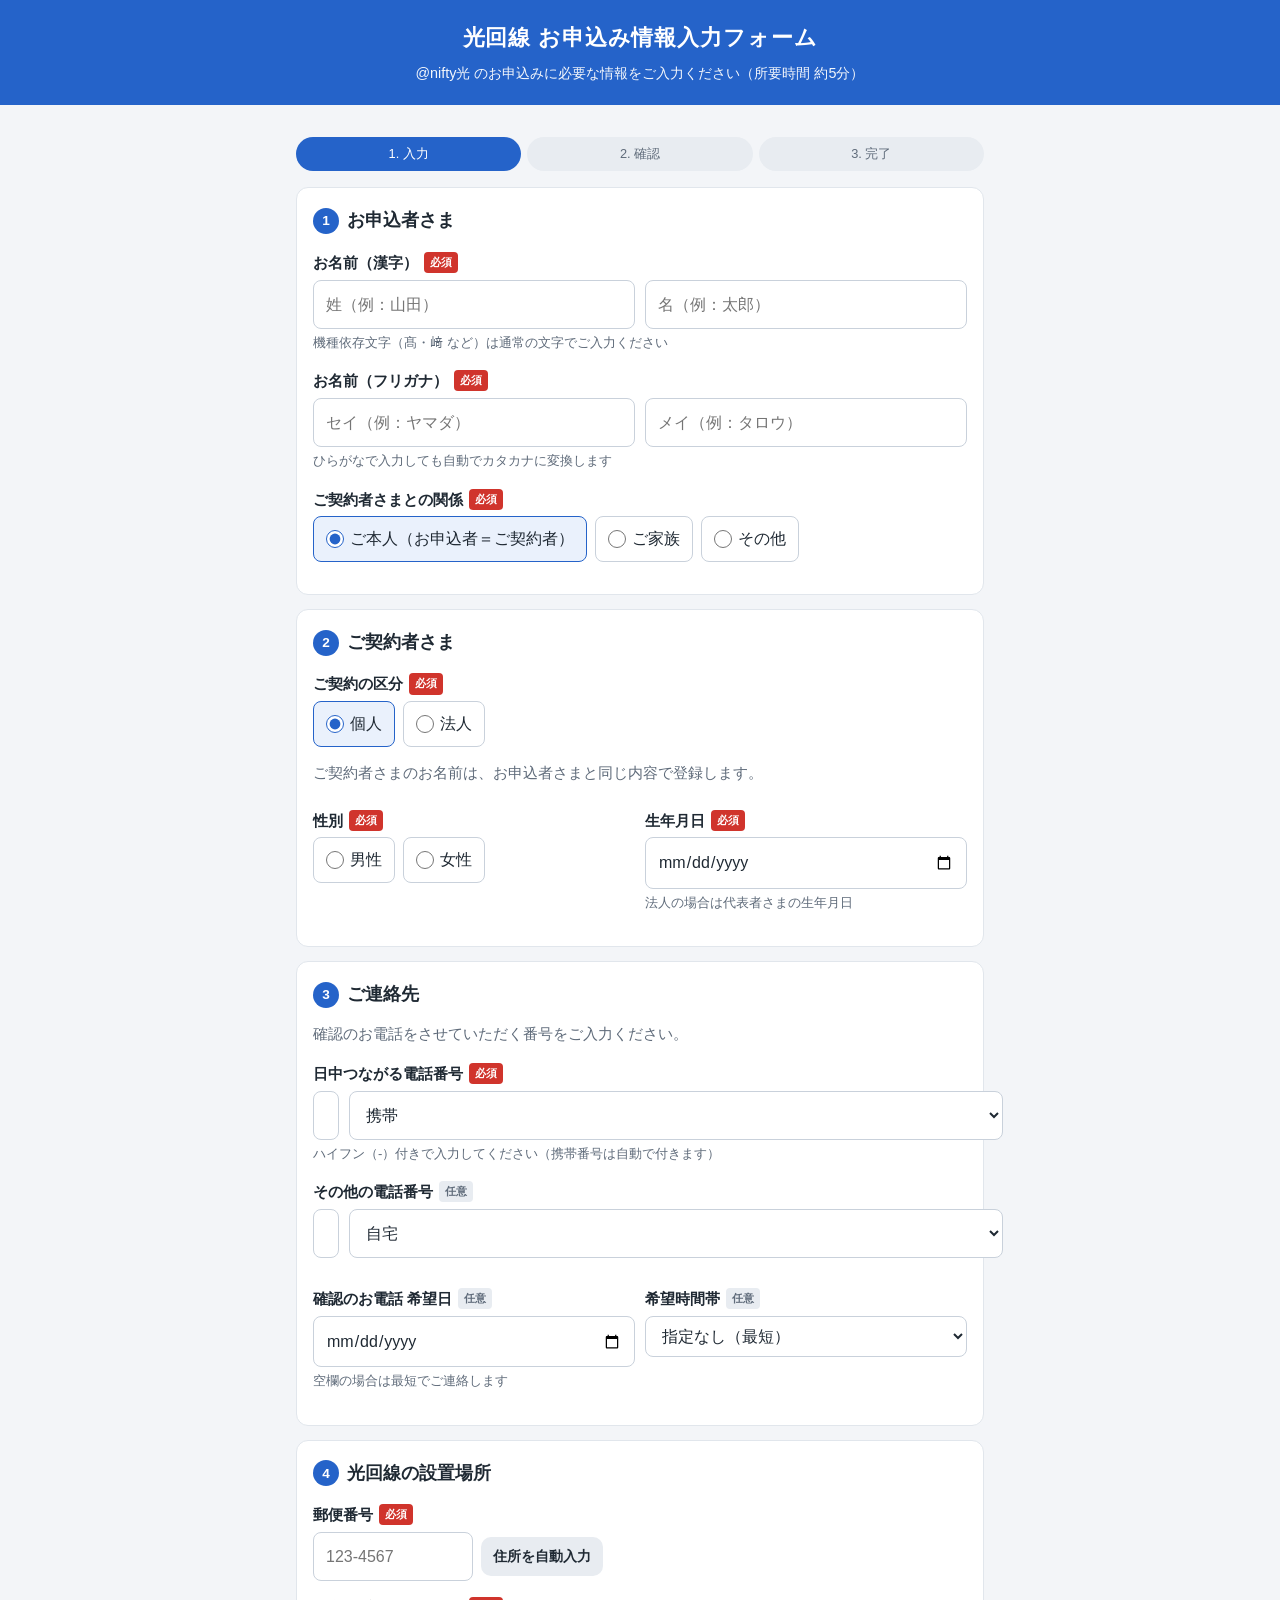
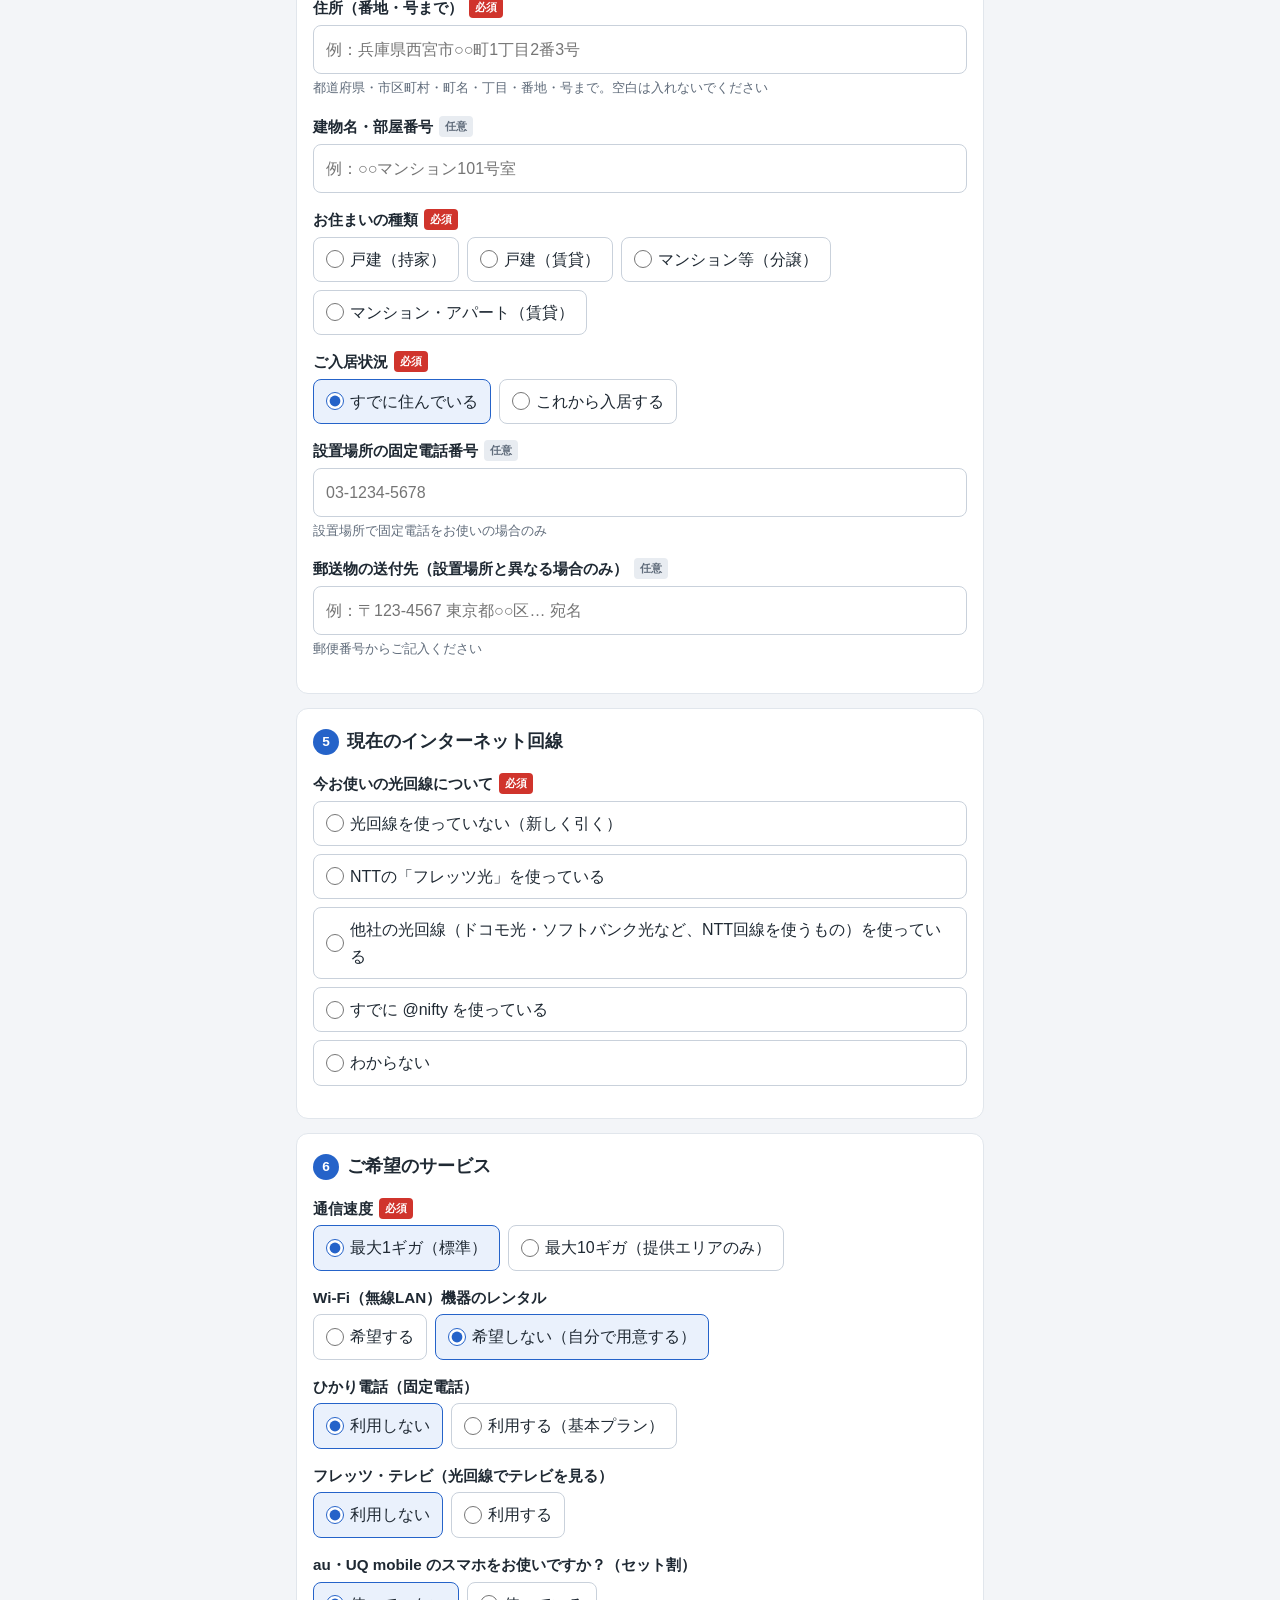
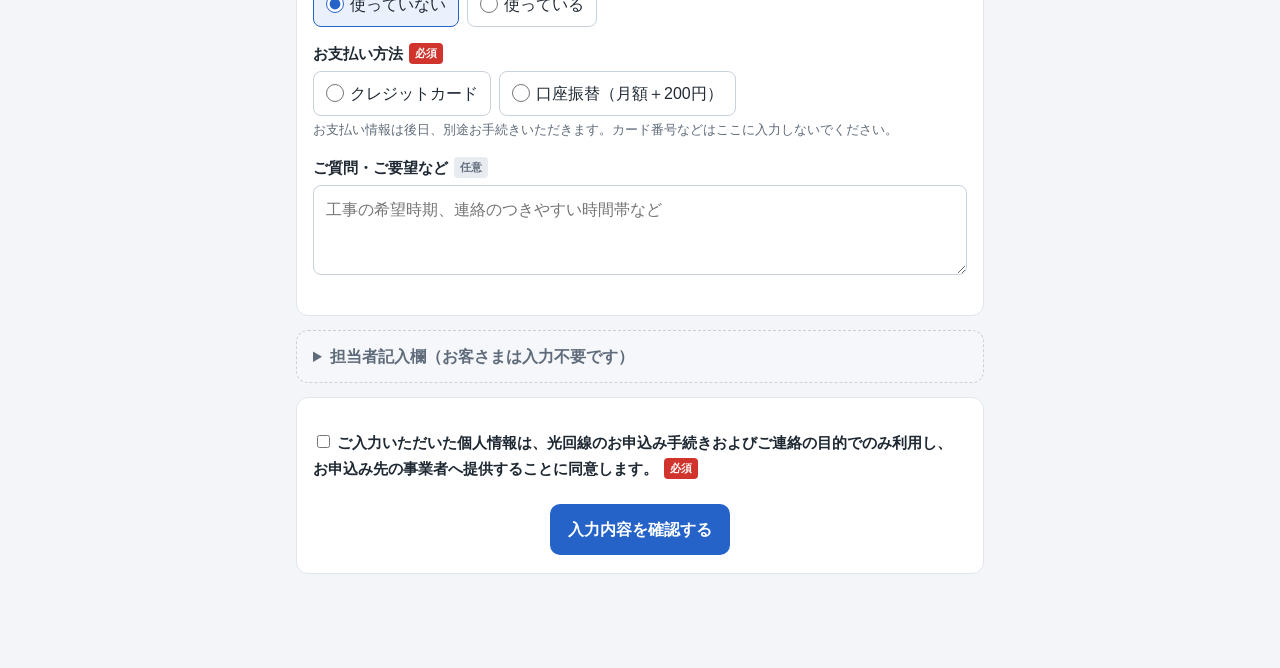
<file: nifty-hikari-form/index.html>
<!doctype html>
<html lang="ja">
<head>
<meta charset="utf-8">
<meta name="viewport" content="width=device-width, initial-scale=1">
<meta name="robots" content="noindex, nofollow">
<title>光回線 お申込み情報入力</title>
<meta name="claude:viewport-fit-sides" content="cover">
<style>
:root{
  --bg:#f3f5f8; --card:#fff; --ink:#1f2933; --sub:#5f6b7a; --line:#e1e6ec;
  --accent:#2563c9; --accent-ink:#fff; --primary:#2563c9; --err:#d0342c; --ok:#1f8a4c;
  --soft:#f5f8fc; --field:#fff; --fieldline:#c9d1db; --chip:#e8ecf1; --th:#f5f7fa; --sel:#eaf1fc; --staffbg:#f5f7fa; --errbg:#fdecea;
}
@media (prefers-color-scheme: dark){ :root:not([data-theme="light"]){
  --bg:#15181d; --card:#1e2228; --ink:#e6e9ee; --sub:#a0a9b5; --line:#2f353e; --accent:#3b74d6; --primary:#5b8ee6; --err:#ef7a68; --ok:#5cc489;
  --soft:#222831; --field:#171a1f; --fieldline:#3a414b; --chip:#2a3038; --th:#242930; --sel:#1f3050; --staffbg:#1b1f25; --errbg:#3a2220; color-scheme:dark } }
:root[data-theme="dark"]{
  --bg:#15181d; --card:#1e2228; --ink:#e6e9ee; --sub:#a0a9b5; --line:#2f353e; --accent:#3b74d6; --primary:#5b8ee6; --err:#ef7a68; --ok:#5cc489;
  --soft:#222831; --field:#171a1f; --fieldline:#3a414b; --chip:#2a3038; --th:#242930; --sel:#1f3050; --staffbg:#1b1f25; --errbg:#3a2220; color-scheme:dark }
*{box-sizing:border-box}
html,body{margin:0}
body{background:var(--bg);color:var(--ink);font-family:"Helvetica Neue",Arial,"Hiragino Kaku Gothic ProN","Hiragino Sans",Meiryo,sans-serif;line-height:1.7;font-size:16px}
.wrap{max-width:720px;margin:0 auto;padding-block:16px 80px;padding-left:max(16px,env(safe-area-inset-left,0px));padding-right:max(16px,env(safe-area-inset-right,0px))}
header.top{background:var(--accent);color:var(--accent-ink);padding:20px 16px;text-align:center}
header.top h1{margin:0;font-size:1.35rem;letter-spacing:.04em}
header.top p{margin:4px 0 0;font-size:.9rem;opacity:.95}
.steps{display:flex;gap:6px;margin:16px 0}
.steps span{flex:1;text-align:center;font-size:.8rem;padding:6px 4px;border-radius:999px;background:var(--chip);color:var(--sub)}
.steps span.on{background:var(--primary);color:#fff}
.card{background:var(--card);border:1px solid var(--line);border-radius:12px;padding:18px 16px;margin:14px 0}
.card h2{margin:0 0 12px;font-size:1.1rem;display:flex;align-items:center;gap:8px}
.card h2 .n{display:inline-grid;place-items:center;width:26px;height:26px;border-radius:50%;background:var(--accent);color:#fff;font-size:.85rem}
.lead{font-size:.92rem;color:var(--sub);margin:0 0 8px}
.f{margin:14px 0}
.f > label, .f > .lbl{display:block;font-weight:600;font-size:.95rem;margin-bottom:4px}
.req,.opt{display:inline-block;font-size:.7rem;font-weight:700;padding:1px 6px;border-radius:4px;margin-left:6px;vertical-align:2px}
.req{background:var(--err);color:#fff}
.opt{background:var(--chip);color:var(--sub)}
.hint{font-size:.82rem;color:var(--sub);margin-top:3px}
input[type=text],input[type=tel],input[type=email],input[type=url],input[type=date],select,textarea{
  width:100%;font:inherit;padding:10px 12px;border:1px solid var(--fieldline);border-radius:8px;background:var(--field);color:var(--ink)}
textarea{min-height:90px;resize:vertical}
input:focus,select:focus,textarea:focus{outline:2px solid var(--primary);outline-offset:1px;border-color:var(--primary)}
.row{display:flex;gap:10px}
.row > *{flex:1;min-width:0}
.row .sm{flex:0 0 auto}
.zip{display:flex;gap:8px;align-items:center}
.zip input{max-width:160px}
button{font:inherit;cursor:pointer}
.btn{border:0;border-radius:10px;padding:12px 18px;font-weight:700}
.btn.sub{background:var(--chip);color:var(--ink)}
.btn.pri{background:var(--primary);color:#fff}
.btn.sm{padding:8px 12px;font-size:.85rem;font-weight:600}
.choices{display:flex;flex-wrap:wrap;gap:8px}
.choices label{display:flex;align-items:center;gap:6px;border:1px solid var(--fieldline);border-radius:8px;padding:8px 12px;background:var(--field);font-weight:400;cursor:pointer}
.choices input{accent-color:var(--primary);width:18px;height:18px;margin:0}
.choices label:has(input:checked){border-color:var(--primary);background:var(--sel)}
.sub-box{background:var(--soft);border-left:4px solid var(--accent);padding:4px 12px 8px;border-radius:6px;margin-top:8px}
.err-msg{color:var(--err);font-size:.82rem;margin-top:4px;display:none}
.f.invalid .err-msg{display:block}
.f.invalid input,.f.invalid select,.f.invalid .choices label{border-color:var(--err)}
.alert{background:var(--errbg);color:var(--err);border-radius:8px;padding:10px 12px;font-size:.9rem;display:none}
.alert.show{display:block}
.actions{display:flex;gap:10px;justify-content:center;flex-wrap:wrap;margin-top:22px}
.actions .btn{min-width:180px}
details.staff{background:var(--staffbg);border:1px dashed var(--fieldline);border-radius:12px;padding:12px 16px;margin:14px 0}
details.staff summary{cursor:pointer;font-weight:700;color:var(--sub)}
.consent{font-size:.88rem}
.hidden{display:none !important}
/* confirm */
table.cf{width:100%;border-collapse:collapse;font-size:.92rem}
table.cf th,table.cf td{border:1px solid var(--line);padding:8px 10px;vertical-align:top;text-align:left}
table.cf th{background:var(--th);width:38%;font-weight:600}
table.cf td{white-space:pre-wrap;word-break:break-all}
table.cf tr.sec th{background:var(--accent);color:#fff;text-align:left}
table.cf td.empty{color:var(--sub)}
.copy{float:right;margin-left:6px;border:1px solid var(--fieldline);background:var(--field);border-radius:6px;font-size:.72rem;padding:2px 8px;color:var(--sub)}
.copy.done{color:var(--ok);border-color:var(--ok)}
.done-box{text-align:center;padding:30px 16px}
.done-box .ic{font-size:2.4rem;color:var(--ok)}
.toast{position:fixed;left:50%;bottom:24px;transform:translateX(-50%);background:#2b2a28;color:#fff;padding:10px 16px;border-radius:8px;font-size:.9rem;opacity:0;transition:opacity .2s;pointer-events:none}
.toast.show{opacity:1}
@media (max-width:480px){
  .row.wrap-sm{flex-direction:column;gap:0}
  table.cf th{width:42%}
}
@media print{
  header.top,.steps,.actions,.copy,.no-print{display:none !important}
  body{background:#fff}
  .card{border:0;padding:0}
}
</style>
</head>
<body>
<header class="top">
  <h1>光回線 お申込み情報入力フォーム</h1>
  <p>@nifty光 のお申込みに必要な情報をご入力ください（所要時間 約5分）</p>
</header>

<div class="wrap">
  <div class="steps" aria-hidden="true">
    <span id="st1" class="on">1. 入力</span><span id="st2">2. 確認</span><span id="st3">3. 完了</span>
  </div>

  <!-- ============ 入力画面 ============ -->
  <form id="form" novalidate>
    <div class="alert" id="alert">入力内容に不備があります。赤く表示されている項目をご確認ください。</div>

    <!-- 1 お申込者 -->
    <section class="card">
      <h2><span class="n">1</span>お申込者さま</h2>
      <div class="f" data-f="appSei">
        <span class="lbl">お名前（漢字）<span class="req">必須</span></span>
        <div class="row">
          <input type="text" id="appSei" placeholder="姓（例：山田）" autocomplete="family-name">
          <input type="text" id="appMei" placeholder="名（例：太郎）" autocomplete="given-name">
        </div>
        <div class="hint">機種依存文字（髙・﨑 など）は通常の文字でご入力ください</div>
        <div class="err-msg">姓・名を入力してください（空白は入れないでください）</div>
      </div>
      <div class="f" data-f="appSeiK">
        <span class="lbl">お名前（フリガナ）<span class="req">必須</span></span>
        <div class="row">
          <input type="text" id="appSeiK" placeholder="セイ（例：ヤマダ）">
          <input type="text" id="appMeiK" placeholder="メイ（例：タロウ）">
        </div>
        <div class="hint">ひらがなで入力しても自動でカタカナに変換します</div>
        <div class="err-msg">カタカナで入力してください</div>
      </div>
      <div class="f" data-f="rel">
        <span class="lbl">ご契約者さまとの関係<span class="req">必須</span></span>
        <div class="choices">
          <label><input type="radio" name="rel" value="本人" checked>ご本人（お申込者＝ご契約者）</label>
          <label><input type="radio" name="rel" value="家族">ご家族</label>
          <label><input type="radio" name="rel" value="その他">その他</label>
        </div>
        <div class="sub-box hidden" id="relBox">
          <div class="f">
            <label for="relDetail">続柄・関係の詳細<span class="req">必須</span></label>
            <input type="text" id="relDetail" placeholder="例：妻、子、会社の総務担当 など">
            <div class="err-msg">関係の詳細を入力してください</div>
          </div>
        </div>
      </div>
    </section>

    <!-- 2 ご契約者 -->
    <section class="card">
      <h2><span class="n">2</span>ご契約者さま</h2>
      <div class="f" data-f="kubun">
        <span class="lbl">ご契約の区分<span class="req">必須</span></span>
        <div class="choices">
          <label><input type="radio" name="kubun" value="個人" checked>個人</label>
          <label><input type="radio" name="kubun" value="法人">法人</label>
        </div>
        <div class="err-msg">選択してください</div>
      </div>
      <div id="conNameBox" class="hidden">
        <div class="f" data-f="conSei">
          <span class="lbl"><span id="conNameLbl">ご契約者名</span>（漢字）<span class="req">必須</span></span>
          <div class="row">
            <input type="text" id="conSei" placeholder="姓">
            <input type="text" id="conMei" placeholder="名">
          </div>
          <div class="hint" id="conNameHint">機種依存文字は通常の文字でご入力ください</div>
          <div class="err-msg">入力してください（空白は入れないでください）</div>
        </div>
        <div class="f" data-f="conSeiK">
          <span class="lbl"><span id="conNameLblK">ご契約者名</span>（フリガナ）<span class="req">必須</span></span>
          <div class="row">
            <input type="text" id="conSeiK" placeholder="セイ">
            <input type="text" id="conMeiK" placeholder="メイ">
          </div>
          <div class="err-msg">カタカナで入力してください</div>
        </div>
      </div>
      <p class="lead" id="conSameNote">ご契約者さまのお名前は、お申込者さまと同じ内容で登録します。</p>
      <div class="row wrap-sm">
        <div class="f" data-f="gender">
          <span class="lbl">性別<span class="req">必須</span></span>
          <div class="choices">
            <label><input type="radio" name="gender" value="男性">男性</label>
            <label><input type="radio" name="gender" value="女性">女性</label>
          </div>
          <div class="err-msg">選択してください</div>
        </div>
        <div class="f" data-f="birth">
          <label for="birth">生年月日<span class="req">必須</span></label>
          <input type="date" id="birth" min="1900-01-01" autocomplete="bday">
          <div class="hint" id="birthHint">法人の場合は代表者さまの生年月日</div>
          <div class="err-msg">生年月日を入力してください</div>
        </div>
      </div>
      <div class="sub-box hidden" id="corpBox">
        <div class="f" data-f="corpMail">
          <label for="corpMail">会社のメールアドレス<span class="req">必須</span></label>
          <input type="email" id="corpMail" placeholder="info@example.co.jp" autocomplete="email">
          <div class="err-msg">メールアドレスを正しく入力してください</div>
        </div>
        <div class="f">
          <label for="corpUrl">会社のホームページURL<span class="opt">任意</span></label>
          <input type="url" id="corpUrl" placeholder="https://">
        </div>
        <div class="hint">※法人契約の場合、お支払い方法にクレジットカードはご利用いただけません</div>
      </div>
    </section>

    <!-- 3 ご連絡先 -->
    <section class="card">
      <h2><span class="n">3</span>ご連絡先</h2>
      <p class="lead">確認のお電話をさせていただく番号をご入力ください。</p>
      <div class="f" data-f="tel1">
        <label for="tel1">日中つながる電話番号<span class="req">必須</span></label>
        <div class="row">
          <input type="tel" id="tel1" placeholder="090-1234-5678" autocomplete="tel" inputmode="tel">
          <select id="tel1k" class="sm" aria-label="電話番号の種類">
            <option value="契約者携帯">携帯</option><option value="自宅">自宅</option><option value="会社">会社</option>
          </select>
        </div>
        <div class="hint">ハイフン（-）付きで入力してください（携帯番号は自動で付きます）</div>
        <div class="err-msg">「090-1234-5678」の形式で入力してください</div>
      </div>
      <div class="f" data-f="tel2">
        <label for="tel2">その他の電話番号<span class="opt">任意</span></label>
        <div class="row">
          <input type="tel" id="tel2" placeholder="03-1234-5678" inputmode="tel">
          <select id="tel2k" class="sm" aria-label="電話番号の種類">
            <option value="自宅">自宅</option><option value="会社">会社</option><option value="契約者携帯">携帯</option>
          </select>
        </div>
        <div class="err-msg">「03-1234-5678」の形式で入力してください</div>
      </div>
      <div class="row wrap-sm">
        <div class="f">
          <label for="callDate">確認のお電話 希望日<span class="opt">任意</span></label>
          <input type="date" id="callDate">
          <div class="hint">空欄の場合は最短でご連絡します</div>
        </div>
        <div class="f">
          <label for="callTime">希望時間帯<span class="opt">任意</span></label>
          <select id="callTime">
            <option value="最短">指定なし（最短）</option>
            <option value="AM">午前（9〜12時）</option>
            <option value="PM">午後（12〜18時）</option>
            <option value="指定時間あり">時間を指定する</option>
          </select>
          <input type="text" id="callTimeDetail" class="hidden" placeholder="例：19時以降" style="margin-top:6px">
        </div>
      </div>
    </section>

    <!-- 4 設置場所 -->
    <section class="card">
      <h2><span class="n">4</span>光回線の設置場所</h2>
      <div class="f" data-f="zip">
        <label for="zip">郵便番号<span class="req">必須</span></label>
        <div class="zip">
          <input type="text" id="zip" placeholder="123-4567" inputmode="numeric" autocomplete="postal-code">
          <button type="button" class="btn sub sm" id="zipBtn">住所を自動入力</button>
        </div>
        <div class="err-msg">7桁の郵便番号を入力してください</div>
      </div>
      <div class="f" data-f="addr1">
        <label for="addr1">住所（番地・号まで）<span class="req">必須</span></label>
        <input type="text" id="addr1" placeholder="例：兵庫県西宮市○○町1丁目2番3号" autocomplete="street-address">
        <div class="hint">都道府県・市区町村・町名・丁目・番地・号まで。空白は入れないでください</div>
        <div class="err-msg">住所を入力してください（空白は入れないでください）</div>
      </div>
      <div class="f" data-f="addr2">
        <label for="addr2">建物名・部屋番号<span class="opt">任意</span></label>
        <input type="text" id="addr2" placeholder="例：○○マンション101号室">
        <div class="err-msg">空白は入れないでください</div>
      </div>
      <div class="f" data-f="house">
        <span class="lbl">お住まいの種類<span class="req">必須</span></span>
        <div class="choices">
          <label><input type="radio" name="house" value="戸建（持家）">戸建（持家）</label>
          <label><input type="radio" name="house" value="戸建（賃貸）">戸建（賃貸）</label>
          <label><input type="radio" name="house" value="集合（分譲）">マンション等（分譲）</label>
          <label><input type="radio" name="house" value="集合（賃貸）">マンション・アパート（賃貸）</label>
        </div>
        <div class="err-msg">選択してください</div>
      </div>
      <div class="f" data-f="moveIn">
        <span class="lbl">ご入居状況<span class="req">必須</span></span>
        <div class="choices">
          <label><input type="radio" name="moved" value="済" checked>すでに住んでいる</label>
          <label><input type="radio" name="moved" value="予定">これから入居する</label>
        </div>
        <div class="sub-box hidden" id="moveInBox">
          <div class="f">
            <label for="moveIn">入居予定日<span class="req">必須</span></label>
            <input type="date" id="moveIn">
            <div class="err-msg">入居予定日を入力してください</div>
          </div>
        </div>
      </div>
      <div class="f" data-f="siteTel">
        <label for="siteTel">設置場所の固定電話番号<span class="opt">任意</span></label>
        <input type="tel" id="siteTel" placeholder="03-1234-5678" inputmode="tel">
        <div class="hint">設置場所で固定電話をお使いの場合のみ</div>
        <div class="err-msg">「03-1234-5678」の形式で入力してください</div>
      </div>
      <div class="f">
        <label for="mailTo">郵送物の送付先（設置場所と異なる場合のみ）<span class="opt">任意</span></label>
        <input type="text" id="mailTo" placeholder="例：〒123-4567 東京都○○区… 宛名">
        <div class="hint">郵便番号からご記入ください</div>
      </div>
    </section>

    <!-- 5 現在の回線 -->
    <section class="card">
      <h2><span class="n">5</span>現在のインターネット回線</h2>
      <div class="f" data-f="cur">
        <span class="lbl">今お使いの光回線について<span class="req">必須</span></span>
        <div class="choices" style="flex-direction:column">
          <label><input type="radio" name="cur" value="光コラボ 新規">光回線を使っていない（新しく引く）</label>
          <label><input type="radio" name="cur" value="光コラボ 他社転用">NTTの「フレッツ光」を使っている</label>
          <label><input type="radio" name="cur" value="光コラボ 事業者変更">他社の光回線（ドコモ光・ソフトバンク光など、NTT回線を使うもの）を使っている</label>
          <label><input type="radio" name="cur" value="自社">すでに @nifty を使っている</label>
          <label><input type="radio" name="cur" value="不明">わからない</label>
        </div>
        <div class="err-msg">選択してください</div>
      </div>
      <div class="sub-box hidden" id="tenyoBox">
        <div class="f" data-f="tenyo">
          <label for="tenyo"><span id="tenyoLbl">転用承諾番号</span><span class="opt">任意</span></label>
          <input type="text" id="tenyo" placeholder="例：A1234567890" maxlength="13">
          <div class="hint" id="tenyoHint">お持ちの場合のみ（ハイフン不要・11桁）。わからなければ空欄で大丈夫です</div>
          <div class="err-msg">英数字11桁で入力してください</div>
        </div>
        <div class="f">
          <label for="curName">現在の回線のご契約名義（ご契約者と異なる場合のみ）<span class="opt">任意</span></label>
          <input type="text" id="curName" placeholder="例：山田 花子（ヤマダ ハナコ）／妻">
          <div class="hint">漢字・フリガナ・ご契約者さまとの関係をご記入ください</div>
        </div>
        <div class="f" id="cafBox">
          <label for="caf">CAF番号（西日本エリアで分かる場合）<span class="opt">任意</span></label>
          <input type="text" id="caf" placeholder="CAF から始まる番号">
        </div>
      </div>
      <div class="sub-box hidden" id="niftyBox">
        <div class="f" data-f="niftyId">
          <label for="niftyId">@nifty ID<span class="opt">任意</span></label>
          <input type="text" id="niftyId" placeholder="例：abc12345" maxlength="8">
          <div class="hint">英字3桁＋数字5桁</div>
          <div class="err-msg">英字3桁＋数字5桁で入力してください</div>
        </div>
        <div class="f">
          <span class="lbl">現在お使いのサービス</span>
          <div class="choices">
            <label><input type="radio" name="niftyCur" value="光コラボ 自社転用" checked>@nifty 光 以外（@niftyのフレッツ接続など）</label>
            <label><input type="radio" name="niftyCur" value="光コラボ 自社新規">回線を新しく引く</label>
          </div>
        </div>
      </div>
    </section>

    <!-- 6 ご希望内容 -->
    <section class="card">
      <h2><span class="n">6</span>ご希望のサービス</h2>
      <div class="f" data-f="speed">
        <span class="lbl">通信速度<span class="req">必須</span></span>
        <div class="choices">
          <label><input type="radio" name="speed" value="1G" checked>最大1ギガ（標準）</label>
          <label><input type="radio" name="speed" value="10G">最大10ギガ（提供エリアのみ）</label>
        </div>
      </div>
      <div class="f">
        <span class="lbl">Wi-Fi（無線LAN）機器のレンタル</span>
        <div class="choices">
          <label><input type="radio" name="wifi" value="希望する">希望する</label>
          <label><input type="radio" name="wifi" value="希望しない" checked>希望しない（自分で用意する）</label>
        </div>
      </div>

      <div class="f">
        <span class="lbl">ひかり電話（固定電話）</span>
        <div class="choices">
          <label><input type="radio" name="hikariTel" value="なし" checked>利用しない</label>
          <label><input type="radio" name="hikariTel" value="ひかり電話 基本プラン">利用する（基本プラン）</label>
        </div>
        <div class="sub-box hidden" id="telBox">
          <div class="f">
            <span class="lbl">今お使いの電話番号をそのまま使いますか？</span>
            <div class="choices">
              <label><input type="radio" name="mnp" value="有">今の番号を引き継ぐ</label>
              <label><input type="radio" name="mnp" value="現在ご利用中">現在ひかり電話を利用中（そのまま継続）</label>
              <label><input type="radio" name="mnp" value="無" checked>新しい番号でよい</label>
            </div>
          </div>
          <div class="f hidden" id="hikariNumBox" data-f="hikariNum">
            <label for="hikariNum">現在のひかり電話番号</label>
            <input type="tel" id="hikariNum" placeholder="03-1234-5678" inputmode="tel">
            <div class="err-msg">「03-1234-5678」の形式で入力してください</div>
          </div>
          <div class="f">
            <span class="lbl">電話のオプション<span class="opt">任意・複数可</span></span>
            <div class="choices">
              <label><input type="checkbox" name="telOpt" value="ナンバーディスプレイ">ナンバーディスプレイ</label>
              <label><input type="checkbox" name="telOpt" value="キャッチホン">キャッチホン</label>
              <label><input type="checkbox" name="telOpt" value="ボイスワープ">ボイスワープ</label>
              <label><input type="checkbox" name="telOpt" value="ナンバーリクエスト">ナンバーリクエスト</label>
              <label><input type="checkbox" name="telOpt" value="迷惑電話おことわり">迷惑電話おことわり</label>
            </div>
          </div>
        </div>
      </div>

      <div class="f">
        <span class="lbl">フレッツ・テレビ（光回線でテレビを見る）</span>
        <div class="choices">
          <label><input type="radio" name="tv" value="なし" checked>利用しない</label>
          <label><input type="radio" name="tv" value="あり">利用する</label>
        </div>
        <div class="sub-box hidden" id="tvBox">
          <div class="f" data-f="tvNum">
            <label for="tvNum">テレビの台数</label>
            <select id="tvNum">
              <option value="1">1台</option><option value="2">2台</option><option value="3">3台</option><option value="4">4台</option><option value="5">5台以上</option>
            </select>
          </div>
        </div>
      </div>

      <div class="f">
        <span class="lbl">au・UQ mobile のスマホをお使いですか？（セット割）</span>
        <div class="choices">
          <label><input type="radio" name="sv" value="無" checked>使っていない</label>
          <label><input type="radio" name="sv" value="有">使っている</label>
        </div>
        <div class="sub-box hidden" id="svBox">
          <p class="hint">割引を適用するスマホの番号と名義（最大4回線）</p>
          <div id="svList"></div>
        </div>
      </div>

      <div class="f" data-f="pay">
        <span class="lbl">お支払い方法<span class="req">必須</span></span>
        <div class="choices">
          <label id="payCardLbl"><input type="radio" name="pay" value="クレカ">クレジットカード</label>
          <label><input type="radio" name="pay" value="口座">口座振替（月額＋200円）</label>
        </div>
        <div class="hint">お支払い情報は後日、別途お手続きいただきます。カード番号などはここに入力しないでください。</div>
        <div class="err-msg">選択してください</div>
      </div>

      <div class="f">
        <label for="memo">ご質問・ご要望など<span class="opt">任意</span></label>
        <textarea id="memo" placeholder="工事の希望時期、連絡のつきやすい時間帯など"></textarea>
      </div>
    </section>

    <!-- 担当者記入欄 -->
    <details class="staff" id="staff">
      <summary>担当者記入欄（お客さまは入力不要です）</summary>
      <p class="hint">URLに ?pid=1234&amp;pname=会社名&amp;staff=担当名&amp;ptel=電話 を付けると自動で入ります。</p>
      <div class="row wrap-sm">
        <div class="f"><label for="pid">パートナーID（4桁）</label><input type="text" id="pid" inputmode="numeric"></div>
        <div class="f"><label for="pname">パートナー様 名称</label><input type="text" id="pname"></div>
      </div>
      <div class="row wrap-sm">
        <div class="f"><label for="staffName">担当氏名</label><input type="text" id="staffName"></div>
        <div class="f"><label for="ptel">パートナー様 連絡先</label><input type="text" id="ptel"></div>
      </div>
      <div class="f"><label for="method">販売取次手法</label>
        <select id="method">
          <option value="">---選択してください---</option>
          <option>訪問販売（対面販売）</option><option>自社顧客（対面販売）</option><option>自社顧客（非対面販売）</option>
          <option>不動産アライアンス（対面販売）</option><option>不動産アライアンス（非対面販売）</option><option>店舗販売（対面販売）</option>
          <option>ポスティング（対面販売）</option><option>ポスティング（非対面販売）</option><option>トスアップ（非対面販売）</option>
          <option>アウトテレマ</option><option>催事</option><option>催事（トスアップ）</option><option>トスアップ（対面）</option><option>自社顧客（トスアップ）</option>
        </select>
        <div class="hint">※対面販売の際は重要事項説明書類をお客様へお渡しください</div>
      </div>
      <div class="row wrap-sm">
        <div class="f"><label for="term">更新期間</label>
          <select id="term"><option value="2">2年更新</option><option value="3">3年更新</option></select></div>
        <div class="f"><label for="disc">月額割引</label>
          <select id="disc"><option value="なし">なし</option><option value="あり">あり</option></select></div>
      </div>
      <div class="f"><label for="wifiType">無線LANレンタル（希望時）</label>
        <select id="wifiType">
          <option value="auto">自動（10ギガ時は10ギガ対応ルータ）</option>
          <option value="無線LANカードレンタル330円*東日本">無線LANカードレンタル330円*東日本</option>
          <option value="無線LANカードレンタル110円*西日本">無線LANカードレンタル110円*西日本</option>
          <option value="10ギガ対応無線LANルータレンタル">10ギガ対応無線LANルータレンタル</option>
        </select></div>
      <div class="f"><span class="lbl">@nifty オプション</span>
        <div class="choices">
          <label><input type="checkbox" name="nOpt" value="@nifty 優待サービス">優待サービス</label>
          <label><input type="checkbox" name="nOpt" value="@nifty まかせて365">まかせて365</label>
          <label><input type="checkbox" name="nOpt" value="@nifty 常時安全セキュリティ24">常時安全セキュリティ24</label>
        </div></div>
      <div class="f"><label for="cb">キャッシュバック・独自キャンペーン（記事欄へ記載）</label><input type="text" id="cb" placeholder="特典なし"></div>
      <div class="f"><label for="toMail">送信先メールアドレス（メール送信ボタン用）</label><input type="email" id="toMail" placeholder="URLに &amp;to=… でも指定可"></div>
    </details>

    <section class="card">
      <div class="f" data-f="agree">
        <label class="consent"><input type="checkbox" id="agree"> ご入力いただいた個人情報は、光回線のお申込み手続きおよびご連絡の目的でのみ利用し、お申込み先の事業者へ提供することに同意します。<span class="req">必須</span></label>
        <div class="err-msg">同意にチェックしてください</div>
      </div>
      <div class="actions"><button type="submit" class="btn pri">入力内容を確認する</button></div>
    </section>
  </form>

  <!-- ============ 確認画面 ============ -->
  <section id="confirm" class="hidden">
    <div class="card">
      <h2>入力内容のご確認</h2>
      <p class="lead">内容をご確認のうえ「この内容で送信する」を押してください。</p>
      <table class="cf" id="custTable"></table>
      <div class="actions">
        <button type="button" class="btn sub" id="backBtn">修正する</button>
        <button type="button" class="btn pri" id="sendBtn">この内容で送信する</button>
      </div>
    </div>
  </section>

  <!-- ============ 完了画面 ============ -->
  <section id="done" class="hidden">
    <div class="card done-box">
      <div class="ic">✓</div>
      <h2 style="justify-content:center">ご入力ありがとうございました</h2>
      <p>下のボタンから担当者へ送信してください。<br>（担当者の端末でご入力の場合は、そのまま担当者へお渡しください）</p>
      <div class="actions">
        <a class="btn pri" id="lineBtn" href="#" target="_blank" rel="noopener" style="text-decoration:none;display:inline-block;text-align:center">LINEで送る</a>
        <button type="button" class="btn pri" id="mailBtn">メールで送る</button>
        <button type="button" class="btn sub" id="copyAllBtn">内容をコピー</button>
      </div>
    </div>

    <div class="card">
      <h2>担当者用：登録フォーム転記シート</h2>
      <p class="lead">登録フォームと同じ順番・同じ形式に整形しています。各「コピー」で1項目ずつ貼り付けできます。</p>
      <table class="cf" id="staffTable"></table>
      <div class="actions no-print">
        <button type="button" class="btn sub" id="newBtn">新しいお客さまを入力</button>
      </div>
    </div>
  </section>
</div>
<div class="toast" id="toast"></div>

<script>
(function(){
  const $ = id => document.getElementById(id);
  const val = id => ($(id).value || '').trim();
  const radio = n => (document.querySelector('input[name="'+n+'"]:checked')||{}).value || '';
  const checks = n => [...document.querySelectorAll('input[name="'+n+'"]:checked')].map(x=>x.value);
  const show = (el, on) => el.classList.toggle('hidden', !on);

  /* ---------- 文字変換 ---------- */
  const toFullKana = s => {
    // ひらがな→カタカナ、半角カナ→全角カナ
    s = s.normalize('NFKC');
    return s.replace(/[ぁ-ゖ]/g, c => String.fromCharCode(c.charCodeAt(0)+0x60));
  };
  const halfToFull = s => s.replace(/[!-~]/g, c => String.fromCharCode(c.charCodeAt(0)+0xFEE0)).replace(/ /g,'　');
  const toHalf = s => s.replace(/[！-～]/g, c => String.fromCharCode(c.charCodeAt(0)-0xFEE0)).replace(/[ー－―‐−]/g,'-');
  const noSpace = s => s.replace(/[\s　]/g,'');
  const ymd = d => d ? d.replace(/-/g,'') : '';
  const today = () => { const d=new Date(); return d.getFullYear()+String(d.getMonth()+1).padStart(2,'0')+String(d.getDate()).padStart(2,'0'); };

  function fmtTel(raw){
    let s = toHalf(raw).replace(/[^\d+-]/g,'');
    if (s.includes('-')) return s;
    if (/^0[5789]0\d{8}$/.test(s)) return s.replace(/^(\d{3})(\d{4})(\d{4})$/,'$1-$2-$3');
    if (/^0120\d{6}$/.test(s)) return s.replace(/^(\d{4})(\d{3})(\d{3})$/,'$1-$2-$3');
    if (/^0[36]\d{8}$/.test(s)) return s.replace(/^(\d{2})(\d{4})(\d{4})$/,'$1-$2-$3');
    return s;
  }
  const telOk = s => /^\+?\d{1,}-\d{1,}-\d{1,}$/.test(s) && s.replace(/\D/g,'').length >= 10 && s.replace(/\D/g,'').length <= 11;

  /* ---------- 自動整形 ---------- */
  ['appSeiK','appMeiK','conSeiK','conMeiK'].forEach(id => $(id).addEventListener('blur', e => { e.target.value = noSpace(toFullKana(e.target.value)); }));
  ['appSei','appMei','conSei','conMei'].forEach(id => $(id).addEventListener('blur', e => { e.target.value = noSpace(e.target.value); }));
  ['tel1','tel2','siteTel','hikariNum'].forEach(id => $(id).addEventListener('blur', e => { e.target.value = fmtTel(e.target.value); }));
  $('zip').addEventListener('blur', e => {
    const d = toHalf(e.target.value).replace(/\D/g,'');
    if (d.length===7) e.target.value = d.slice(0,3)+'-'+d.slice(3);
  });
  ['addr1','addr2'].forEach(id => $(id).addEventListener('blur', e => { e.target.value = noSpace(e.target.value); }));
  $('tenyo').addEventListener('blur', e => { e.target.value = toHalf(e.target.value).replace(/[^0-9A-Za-z]/g,'').toUpperCase(); });

  /* ---------- 郵便番号→住所 ---------- */
  $('zipBtn').addEventListener('click', () => {
    const d = toHalf(val('zip')).replace(/\D/g,'');
    if (d.length!==7){ toast('7桁の郵便番号を入力してください'); return; }
    $('zip').value = d.slice(0,3)+'-'+d.slice(3);
    const cb = 'zc'+Date.now();
    const sc = document.createElement('script');
    const timer = setTimeout(()=>{ cleanup(); toast('住所を取得できませんでした。手入力してください'); }, 6000);
    function cleanup(){ clearTimeout(timer); delete window[cb]; sc.remove(); }
    window[cb] = res => {
      cleanup();
      const r = res && res.results && res.results[0];
      if (!r){ toast('該当する住所が見つかりませんでした'); return; }
      $('addr1').value = r.address1 + r.address2 + r.address3;
      $('addr1').focus();
      const len = $('addr1').value.length; $('addr1').setSelectionRange(len,len);
      updateArea(r.address1);
    };
    sc.src = 'https://zipcloud.ibsnet.co.jp/api/search?zipcode='+d+'&callback='+cb;
    sc.onerror = () => { cleanup(); toast('住所を取得できませんでした。手入力してください'); };
    document.body.appendChild(sc);
  });

  /* ---------- 東西エリア判定（NTT東日本/西日本） ---------- */
  const EAST = ['北海道','青森','岩手','宮城','秋田','山形','福島','茨城','栃木','群馬','埼玉','千葉','東京','神奈川','新潟','山梨','長野'];
  function areaOf(addr){
    if (!addr) return '';
    return EAST.some(p => addr.startsWith(p)) ? '東' : (/^(..[都道府県]|...県)/.test(addr) ? '西' : '');
  }
  function updateArea(){ show($('cafBox'), areaOf(val('addr1')) !== '東'); }
  $('addr1').addEventListener('input', updateArea);

  /* ---------- 条件表示 ---------- */
  function refresh(){
    const rel = radio('rel'), corp = radio('kubun')==='法人';
    show($('relBox'), rel!=='本人');
    const needConName = rel!=='本人' || corp;
    show($('conNameBox'), needConName);
    show($('conSameNote'), !needConName);
    $('conNameLbl').textContent = $('conNameLblK').textContent = corp ? '法人名 または 代表者名' : 'ご契約者名';
    $('conNameHint').textContent = corp ? '登録フォームの仕様上、姓・名に分けて入力してください（例：株式会社 / ○○）' : '機種依存文字は通常の文字でご入力ください';
    show($('corpBox'), corp);
    const cardInput = document.querySelector('input[name=pay][value=クレカ]');
    cardInput.disabled = corp; if (corp && cardInput.checked) cardInput.checked = false;
    $('payCardLbl').style.opacity = corp ? .45 : 1;
    show($('moveInBox'), radio('moved')==='予定');
    const cur = radio('cur');
    show($('tenyoBox'), cur==='光コラボ 他社転用' || cur==='光コラボ 事業者変更');
    $('tenyoLbl').textContent = cur==='光コラボ 事業者変更' ? '事業者変更承諾番号' : '転用承諾番号';
    $('tenyoHint').textContent = cur==='光コラボ 事業者変更' ? '今の回線会社から取得した番号（ハイフン不要）。わからなければ空欄で大丈夫です' : 'NTTから取得した番号（ハイフン不要・11桁）。わからなければ空欄で大丈夫です';
    show($('niftyBox'), cur==='自社');
    const ht = radio('hikariTel')!=='なし';
    show($('telBox'), ht);
    show($('hikariNumBox'), ht && (radio('mnp')==='現在ご利用中' || ((cur==='光コラボ 他社転用'||cur==='光コラボ 事業者変更') && radio('mnp')==='有')));
    show($('tvBox'), radio('tv')==='あり');
    show($('svBox'), radio('sv')==='有');
    show($('callTimeDetail'), val('callTime')==='指定時間あり');
    updateArea();
  }
  document.addEventListener('change', refresh);

  // スマートバリュー 4行
  $('svList').innerHTML = [1,2,3,4].map(i =>
    `<div class="row" style="margin-top:6px"><input type="tel" id="svTel${i}" placeholder="${i}. 携帯番号" inputmode="tel"><input type="text" id="svName${i}" placeholder="名義（例：山田太郎）"></div>`).join('');
  [1,2,3,4].forEach(i => $('svTel'+i).addEventListener('blur', e => { e.target.value = fmtTel(e.target.value); }));

  /* ---------- URLパラメータ（担当者情報の事前設定） ---------- */
  const qp = new URLSearchParams(location.search);
  [['pid','pid'],['pname','pname'],['staff','staffName'],['ptel','ptel'],['to','toMail'],['cb','cb']].forEach(([k,id]) => { if (qp.get(k)) $(id).value = qp.get(k); });
  if (qp.get('method')) $('method').value = qp.get('method');
  if (qp.get('term')) $('term').value = qp.get('term');
  if (qp.get('disc')) $('disc').value = qp.get('disc');

  /* ---------- 検証 ---------- */
  const KANA = /^[゠-ヿ]+$/;
  function setErr(key, bad){ const f=document.querySelector('[data-f="'+key+'"]'); if (f) f.classList.toggle('invalid', !!bad); return !bad; }
  function validate(){
    document.querySelectorAll('.f.invalid').forEach(f=>f.classList.remove('invalid'));
    // blur 整形を確実に反映
    document.querySelectorAll('#form input').forEach(i => i.dispatchEvent(new Event('blur')));
    let ok = true;
    const t = (k,b) => { if(!setErr(k,b)) ok=false; };
    t('appSei', !val('appSei') || !val('appMei'));
    t('appSeiK', !KANA.test(val('appSeiK')) || !KANA.test(val('appMeiK')));
    if (radio('rel')!=='本人'){ const bad = !val('relDetail'); $('relDetail').closest('.f').classList.toggle('invalid', bad); if (bad) ok=false; }
    if (!$('conNameBox').classList.contains('hidden')){
      t('conSei', !val('conSei') || !val('conMei'));
      t('conSeiK', !KANA.test(val('conSeiK')) || !KANA.test(val('conMeiK')));
    }
    t('gender', !radio('gender'));
    t('birth', !/^\d{4}-\d{2}-\d{2}$/.test(val('birth')));
    if (radio('kubun')==='法人') t('corpMail', !/^[^@\s]+@[^@\s]+\.[^@\s]+$/.test(val('corpMail')));
    t('tel1', !telOk(val('tel1')));
    t('tel2', val('tel2') && !telOk(val('tel2')));
    t('zip', !/^\d{3}-\d{4}$/.test(val('zip')));
    t('addr1', !val('addr1'));
    t('house', !radio('house'));
    if (radio('moved')==='予定'){ const bad=!val('moveIn'); $('moveIn').closest('.f').classList.toggle('invalid',bad); if(bad) ok=false; }
    t('siteTel', val('siteTel') && !telOk(val('siteTel')));
    t('cur', !radio('cur'));
    if (!$('tenyoBox').classList.contains('hidden') && radio('cur')==='光コラボ 他社転用') t('tenyo', val('tenyo') && !/^[0-9A-Z]{11}$/.test(val('tenyo')));
    if (radio('cur')==='自社') t('niftyId', val('niftyId') && !/^[A-Za-z]{3}\d{5}$/.test(toHalf(val('niftyId'))));
    if (!$('hikariNumBox').classList.contains('hidden')) t('hikariNum', val('hikariNum') && !telOk(val('hikariNum')));
    t('pay', !radio('pay'));
    t('agree', !$('agree').checked);
    $('alert').classList.toggle('show', !ok);
    if (!ok){ const first=document.querySelector('.f.invalid'); if(first) first.scrollIntoView({behavior:'smooth',block:'center'}); }
    return ok;
  }

  /* ---------- データ組み立て ---------- */
  function build(){
    const same = $('conNameBox').classList.contains('hidden');
    const corp = radio('kubun')==='法人';
    const conKanji = same ? val('appSei')+'　'+val('appMei') : val('conSei')+'　'+val('conMei');
    const conKana  = same ? val('appSeiK')+'　'+val('appMeiK') : val('conSeiK')+'　'+val('conMeiK');
    const tenTen = radio('cur')==='光コラボ 他社転用' || radio('cur')==='光コラボ 事業者変更';
    let hinmoku = radio('cur');
    if (hinmoku==='自社') hinmoku = radio('niftyCur');
    if (hinmoku==='不明') hinmoku = '（要確認：お客さま回答「わからない」）';
    const isMansion = /^集合/.test(radio('house'));
    const tenG = radio('speed')==='10G';
    const lineType = tenG ? (isMansion?'10Gマンションタイプ':'10Gファミリータイプ') : (isMansion?'1GB マンションタイプ':'1GB ファミリータイプ');
    const term = val('term'), disc = val('disc');
    const kaisen = `@nifty光コラボレーション${term}年更新（月額割引${disc}）`;
    const opts = [];
    if (radio('wifi')==='希望する'){
      let w = val('wifiType');
      if (w==='auto') w = tenG ? '10ギガ対応無線LANルータレンタル' : (areaOf(val('addr1'))==='東' ? '無線LANカードレンタル330円*東日本' : areaOf(val('addr1'))==='西' ? '無線LANカードレンタル110円*西日本' : '無線LANレンタル（東西要確認）');
      opts.push(w);
    }
    opts.push(...checks('nOpt'));
    const ht = radio('hikariTel');
    const tv = radio('tv')==='あり';
    const sv = radio('sv')==='有';
    const svLines = sv ? [1,2,3,4].map(i=>[val('svTel'+i),val('svName'+i)]).filter(x=>x[0]||x[1]).map(x=>x[0]+'　'+x[1]) : [];
    const callD = val('callDate') ? val('callDate').slice(5).replace('-','/') : '';
    const callT = val('callTime')==='指定時間あり' ? '指定時間あり⇒'+val('callTimeDetail') : val('callTime');
    const housing = /持家|分譲/.test(radio('house')) ? '所有' : '賃貸';

    // 記事欄1（登録フォームのテンプレート準拠）
    const k = [];
    k.push('＜後確希望日＞' + (callD ? '指定日あり'+callD : '最短'));
    k.push('＜後確希望時間＞' + callT);
    k.push('');
    k.push('＜取次記事＞');
    k.push('月額割引：' + (disc==='あり'?'有り':'無し'));
    k.push(term+'年更新');
    k.push('住居形態：' + housing);
    k.push('スマートバリュー：' + (sv?'有':'無'));
    if (sv) svLines.forEach(l => k.push('⇒'+l));
    k.push('支払い方法：' + (radio('pay')==='口座' ? '口座（＋200円）' : 'クレカ'));
    if (corp){
      k.push('');
      k.push('＜法人契約の場合＞');
      k.push('メールアドレス：' + val('corpMail'));
      k.push('会社のホームページURL：' + val('corpUrl'));
    }
    if (tv){ k.push(''); k.push('＜フレッツテレビ有の場合＞'); k.push('フレッツテレビ：' + $('tvNum').selectedOptions[0].text); }
    if (radio('cur')==='自社'){ k.push(''); k.push('＜自社転/自社新規＞'); k.push('ニフティID：' + toHalf(val('niftyId'))); }
    if (tenTen && ht!=='なし' && val('hikariNum')){ k.push(''); k.push('＜転用時ひかり電話有の場合＞'); k.push('ひかり電話番号：' + val('hikariNum')); }
    if (tenTen && val('curName')){ k.push(''); k.push(radio('cur')==='光コラボ 事業者変更' ? '≪事業者変更≫' : '＜転用時 回線名義＞'); k.push('現在利用中の回線の名義：' + val('curName')); }
    if (radio('cur')==='光コラボ 事業者変更' && val('caf')) k.push('CAF番号：' + val('caf'));
    if (!tenTen && radio('cur')!=='自社' && ht==='ひかり電話 基本プラン' && radio('mnp')==='現在ご利用中' && val('hikariNum')) k.push('ひかり電話番号：' + val('hikariNum'));
    if (val('cb')){ k.push(''); k.push('＜キャンペーン・特典＞'); k.push(val('cb')); }
    if (val('memo')){ k.push(''); k.push('＜お客さまご要望＞'); k.push(val('memo')); }
    if (radio('cur')==='不明') { k.push(''); k.push('※現在の回線：お客さま不明のため要確認'); }

    const relMap = {'本人':'本人','家族':'家族','その他':'その他'};
    const staff = [
      ['sec','取次情報'],
      ['サイト運営会社','パートナー'],
      ['パートナーID', val('pid')],
      ['パートナー様　名称', val('pname')],
      ['パートナー様 担当氏名', val('staffName')],
      ['パートナー様　連絡先', val('ptel')],
      ['販売取次手法', val('method')],
      ['お申込日', today()],
      ['sec','設置場所'],
      ['設置場所郵便番号', val('zip')],
      ['設置場所住所１', halfToFull(val('addr1'))],
      ['設置場所住所２', halfToFull(val('addr2'))],
      ['住宅区分', radio('house')],
      ['sec','お申込者・ご契約者'],
      ['お申込者名（漢字）', val('appSei')+'　'+val('appMei')],
      ['お申込者名カナ', val('appSeiK')+'　'+val('appMeiK')],
      ['ご契約者名（漢字)', conKanji],
      ['ご契約者名カナ', conKana],
      ['性別', radio('gender')],
      ['ご契約者同非（申込者）', relMap[radio('rel')]],
      ['ご契約者との関係（詳細）', radio('rel')==='本人' ? '' : val('relDetail')],
      ['ご契約者生年月日', ymd(val('birth'))],
      ['連絡先区分２', val('tel2') ? val('tel2k') : ''],
      ['ご契約者区分', radio('kubun')],
      ['連絡先電話番号(第1希望)', val('tel1')],
      ['連絡先区分１', val('tel1k')],
      ['連絡先電話番号(第2希望)', val('tel2')],
      ['設置場所電話番号', val('siteTel')],
      ['sec','回線・サービス'],
      ['回線', kaisen],
      ['光コラボ 回線タイプ', lineType],
      ['品目/プラン', hinmoku],
      ['転用番号', tenTen ? val('tenyo') : ''],
      ['回線 オプション', opts.join('\n')],
      ['番号ポータビリティ希望有無', ht==='なし' ? '' : radio('mnp')],
      ['ひかり電話', ht],
      ['ひかり電話 オプション', ht==='なし' ? '' : checks('telOpt').join('\n')],
      ['映像系サービス', tv ? 'フレッツテレビ' : ''],
      ['sec','記事欄'],
      ['記事欄1', k.join('\n')],
      ['入居日', radio('moved')==='予定' ? ymd(val('moveIn')) : ''],
      ['記事欄2', val('mailTo')],
      ['キャッシュバック特典', '特典なし'],
    ];

    const cust = [
      ['sec','お申込者さま'],
      ['お名前', val('appSei')+'　'+val('appMei')+'（'+val('appSeiK')+'　'+val('appMeiK')+'）'],
      ['ご契約者さまとの関係', radio('rel')==='本人' ? 'ご本人' : radio('rel')+'（'+val('relDetail')+'）'],
      ['sec','ご契約者さま'],
      ['ご契約区分', radio('kubun')],
      ['お名前', conKanji+'（'+conKana+'）'],
      ['性別', radio('gender')],
      ['生年月日', val('birth').replace(/-/g,'/')],
      ...(corp ? [['会社メール', val('corpMail')],['会社HP', val('corpUrl')]] : []),
      ['sec','ご連絡先'],
      ['電話番号', val('tel1')+'（'+val('tel1k').replace('契約者','')+'）'],
      ['その他の電話番号', val('tel2') ? val('tel2')+'（'+val('tel2k').replace('契約者','')+'）' : ''],
      ['確認のお電話', (callD||'最短')+' / '+$('callTime').selectedOptions[0].text+(val('callTimeDetail')&&val('callTime')==='指定時間あり'?'（'+val('callTimeDetail')+'）':'')],
      ['sec','設置場所'],
      ['住所', '〒'+val('zip')+'\n'+val('addr1')+(val('addr2')?'\n'+val('addr2'):'')],
      ['お住まい', radio('house')],
      ['ご入居', radio('moved')==='予定' ? '入居予定：'+val('moveIn').replace(/-/g,'/') : '入居済み'],
      ['設置場所の電話', val('siteTel')],
      ['郵送物の送付先', val('mailTo')],
      ['sec','回線・サービス'],
      ['現在の回線', document.querySelector('input[name=cur]:checked').parentNode.textContent.trim()],
      ...(tenTen ? [['承諾番号', val('tenyo')],['現在の回線名義', val('curName')]] : []),
      ...(radio('cur')==='自社' ? [['@nifty ID', val('niftyId')]] : []),
      ['通信速度', tenG ? '最大10ギガ' : '最大1ギガ'],
      ['Wi-Fi機器レンタル', radio('wifi')],
      ['ひかり電話', ht==='なし' ? '利用しない' : '利用する（'+document.querySelector('input[name=mnp]:checked').parentNode.textContent.trim()+'）'+(checks('telOpt').length?'\nオプション：'+checks('telOpt').join('、'):'')+(val('hikariNum')&&!$('hikariNumBox').classList.contains('hidden')?'\n番号：'+val('hikariNum'):'')],
      ['フレッツ・テレビ', tv ? '利用する（'+$('tvNum').selectedOptions[0].text+'）' : '利用しない'],
      ['au・UQのセット割', sv ? '使っている\n'+svLines.join('\n') : '使っていない'],
      ['お支払い方法', radio('pay')==='口座' ? '口座振替（＋200円）' : 'クレジットカード'],
      ['ご質問・ご要望', val('memo')],
    ];
    return {staff, cust, name: val('appSei')+val('appMei')};
  }

  const esc = s => String(s).replace(/[&<>"]/g, c => ({'&':'&amp;','<':'&lt;','>':'&gt;','"':'&quot;'}[c]));
  function renderTable(el, rows, copyable){
    el.innerHTML = rows.map(([k,v]) => {
      if (k==='sec') return `<tr class="sec"><th colspan="2">${esc(v)}</th></tr>`;
      const empty = !v;
      const btn = copyable && !empty ? `<button type="button" class="copy" data-v="${esc(v)}">コピー</button>` : '';
      return `<tr><th>${esc(k)}</th><td class="${empty?'empty':''}">${btn}${empty?'—':esc(v)}</td></tr>`;
    }).join('');
  }
  const asText = rows => rows.map(([k,v]) => k==='sec' ? '\n■'+v : '【'+k+'】'+(v.includes('\n')?'\n'+v:v)).join('\n').trim();

  let data = null;
  function step(n){
    show($('form'), n===1); show($('confirm'), n===2); show($('done'), n===3);
    [1,2,3].forEach(i => $('st'+i).classList.toggle('on', i===n));
    window.scrollTo({top:0, behavior:'smooth'});
  }

  $('form').addEventListener('submit', e => {
    e.preventDefault();
    refresh();
    if (!validate()) return;
    data = build();
    renderTable($('custTable'), data.cust, false);
    step(2);
  });
  $('backBtn').addEventListener('click', () => step(1));
  $('sendBtn').addEventListener('click', () => {
    renderTable($('staffTable'), data.staff, true);
    $('lineBtn').href = 'https://line.me/R/share?text=' + encodeURIComponent(sendText());
    step(3);
  });
  $('newBtn').addEventListener('click', () => {
    const nb=$('newBtn');
    if (!nb.dataset.arm){ nb.dataset.arm='1'; nb.textContent='もう一度押すと入力内容を消去します'; setTimeout(()=>{delete nb.dataset.arm; nb.textContent='新しいお客さまを入力';},4000); return; }
    delete nb.dataset.arm; nb.textContent='新しいお客さまを入力';
    const keep = ['pid','pname','staffName','ptel','method','term','disc','wifiType','toMail','cb'].map(id => [id,$(id).value]);
    $('form').reset(); keep.forEach(([id,v]) => $(id).value = v);
    data = null; refresh(); step(1);
  });

  document.addEventListener('click', e => {
    const b = e.target.closest('.copy'); if (!b) return;
    copy(b.dataset.v).then(() => { b.textContent='済'; b.classList.add('done'); });
  });

  const sendText = () => '光回線お申込み情報（' + data.name + ' 様）\n\n' + asText(data.staff);
  $('copyAllBtn').addEventListener('click', () => copy(sendText()).then(()=>toast('コピーしました')));
  $('mailBtn').addEventListener('click', () => {
    location.href = 'mailto:' + encodeURIComponent(val('toMail')) + '?subject=' + encodeURIComponent('光回線お申込み情報（'+data.name+' 様）') + '&body=' + encodeURIComponent(sendText());
  });

  function copy(text){
    if (navigator.clipboard && window.isSecureContext) return navigator.clipboard.writeText(text);
    const ta = document.createElement('textarea'); ta.value=text; ta.style.position='fixed'; ta.style.opacity='0';
    document.body.appendChild(ta); ta.select(); try{document.execCommand('copy');}catch(_){} ta.remove();
    return Promise.resolve();
  }
  let tt; function toast(m){ const t=$('toast'); t.textContent=m; t.classList.add('show'); clearTimeout(tt); tt=setTimeout(()=>t.classList.remove('show'),2200); }

  // 入力途中の離脱防止
  window.addEventListener('beforeunload', e => { if (!$('form').classList.contains('hidden') && val('appSei')) { e.preventDefault(); e.returnValue=''; } });

  refresh();
})();
</script>
</body>
</html>
</file>
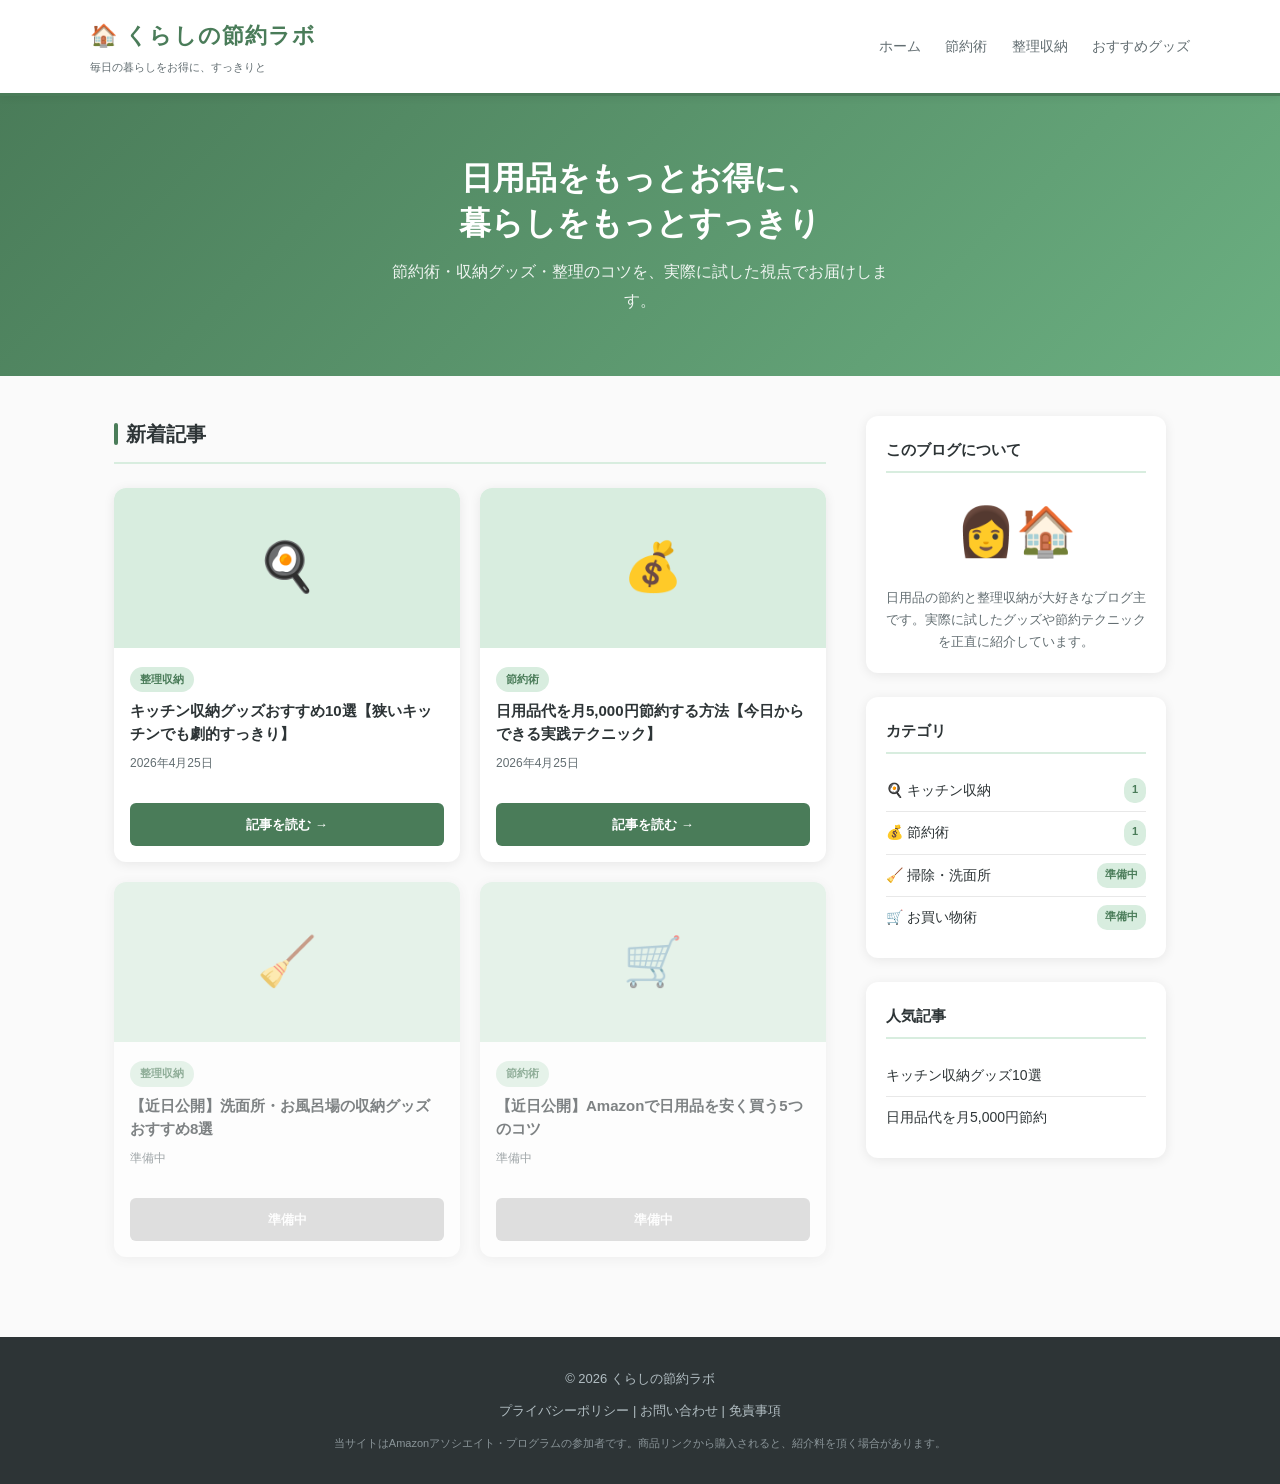
<file: setsuyaku-blog/index.html>
<!DOCTYPE html>
<html lang="ja">
<head>
  <meta charset="UTF-8">
  <meta name="viewport" content="width=device-width, initial-scale=1.0">
  <title>くらしの節約ラボ | 毎日の暮らしをお得に、すっきりと</title>
  <meta name="description" content="日用品の節約術・整理収納グッズの選び方を徹底解説。毎日の暮らしをもっとお得に、もっとすっきりさせるための情報を発信しています。">
  <link rel="stylesheet" href="style.css">
</head>
<body>

<!-- ヘッダー -->
<header>
  <div class="header-inner">
    <a href="index.html" class="logo" style="text-decoration:none;">
      <span class="logo-main">🏠 くらしの節約ラボ</span>
      <span class="logo-sub">毎日の暮らしをお得に、すっきりと</span>
    </a>
    <nav>
      <a href="index.html">ホーム</a>
      <a href="#">節約術</a>
      <a href="#">整理収納</a>
      <a href="#">おすすめグッズ</a>
    </nav>
  </div>
</header>

<!-- ヒーロー -->
<section class="hero">
  <h1>日用品をもっとお得に、<br>暮らしをもっとすっきり</h1>
  <p>節約術・収納グッズ・整理のコツを、実際に試した視点でお届けします。</p>
</section>

<!-- メインコンテンツ -->
<div class="container">
  <main>
    <h2 class="section-title">新着記事</h2>

    <div class="card-grid">

      <!-- カード1 -->
      <div class="card">
        <div class="card-img">🍳</div>
        <div class="card-body">
          <span class="card-tag">整理収納</span>
          <p class="card-title">キッチン収納グッズおすすめ10選【狭いキッチンでも劇的すっきり】</p>
          <p class="card-meta">2026年4月25日</p>
        </div>
        <a href="article-kitchen.html" class="card-link">記事を読む →</a>
      </div>

      <!-- カード2 -->
      <div class="card">
        <div class="card-img">💰</div>
        <div class="card-body">
          <span class="card-tag">節約術</span>
          <p class="card-title">日用品代を月5,000円節約する方法【今日からできる実践テクニック】</p>
          <p class="card-meta">2026年4月25日</p>
        </div>
        <a href="article-setsuyaku.html" class="card-link">記事を読む →</a>
      </div>

      <!-- カード3（近日公開） -->
      <div class="card" style="opacity:0.6;">
        <div class="card-img">🧹</div>
        <div class="card-body">
          <span class="card-tag">整理収納</span>
          <p class="card-title">【近日公開】洗面所・お風呂場の収納グッズおすすめ8選</p>
          <p class="card-meta">準備中</p>
        </div>
        <div class="card-link" style="background:#ccc;cursor:default;">準備中</div>
      </div>

      <!-- カード4（近日公開） -->
      <div class="card" style="opacity:0.6;">
        <div class="card-img">🛒</div>
        <div class="card-body">
          <span class="card-tag">節約術</span>
          <p class="card-title">【近日公開】Amazonで日用品を安く買う5つのコツ</p>
          <p class="card-meta">準備中</p>
        </div>
        <div class="card-link" style="background:#ccc;cursor:default;">準備中</div>
      </div>

    </div>
  </main>

  <!-- サイドバー -->
  <aside>
    <div class="sidebar-widget">
      <h3 class="widget-title">このブログについて</h3>
      <div class="about-box">
        <div class="about-icon">👩‍🏠</div>
        <p>日用品の節約と整理収納が大好きなブログ主です。実際に試したグッズや節約テクニックを正直に紹介しています。</p>
      </div>
    </div>

    <div class="sidebar-widget">
      <h3 class="widget-title">カテゴリ</h3>
      <ul class="category-list">
        <li>
          <a href="#">
            🍳 キッチン収納
            <span class="category-count">1</span>
          </a>
        </li>
        <li>
          <a href="#">
            💰 節約術
            <span class="category-count">1</span>
          </a>
        </li>
        <li>
          <a href="#">
            🧹 掃除・洗面所
            <span class="category-count">準備中</span>
          </a>
        </li>
        <li>
          <a href="#">
            🛒 お買い物術
            <span class="category-count">準備中</span>
          </a>
        </li>
      </ul>
    </div>

    <div class="sidebar-widget">
      <h3 class="widget-title">人気記事</h3>
      <ul class="category-list">
        <li><a href="article-kitchen.html">キッチン収納グッズ10選</a></li>
        <li><a href="article-setsuyaku.html">日用品代を月5,000円節約</a></li>
      </ul>
    </div>
  </aside>
</div>

<!-- フッター -->
<footer>
  <p>&copy; 2026 くらしの節約ラボ</p>
  <p style="margin-top:8px;">
    <a href="#">プライバシーポリシー</a> |
    <a href="#">お問い合わせ</a> |
    <a href="#">免責事項</a>
  </p>
  <p style="margin-top:12px; font-size:11px; opacity:0.7;">
    当サイトはAmazonアソシエイト・プログラムの参加者です。商品リンクから購入されると、紹介料を頂く場合があります。
  </p>
</footer>

</body>
</html>
</file>
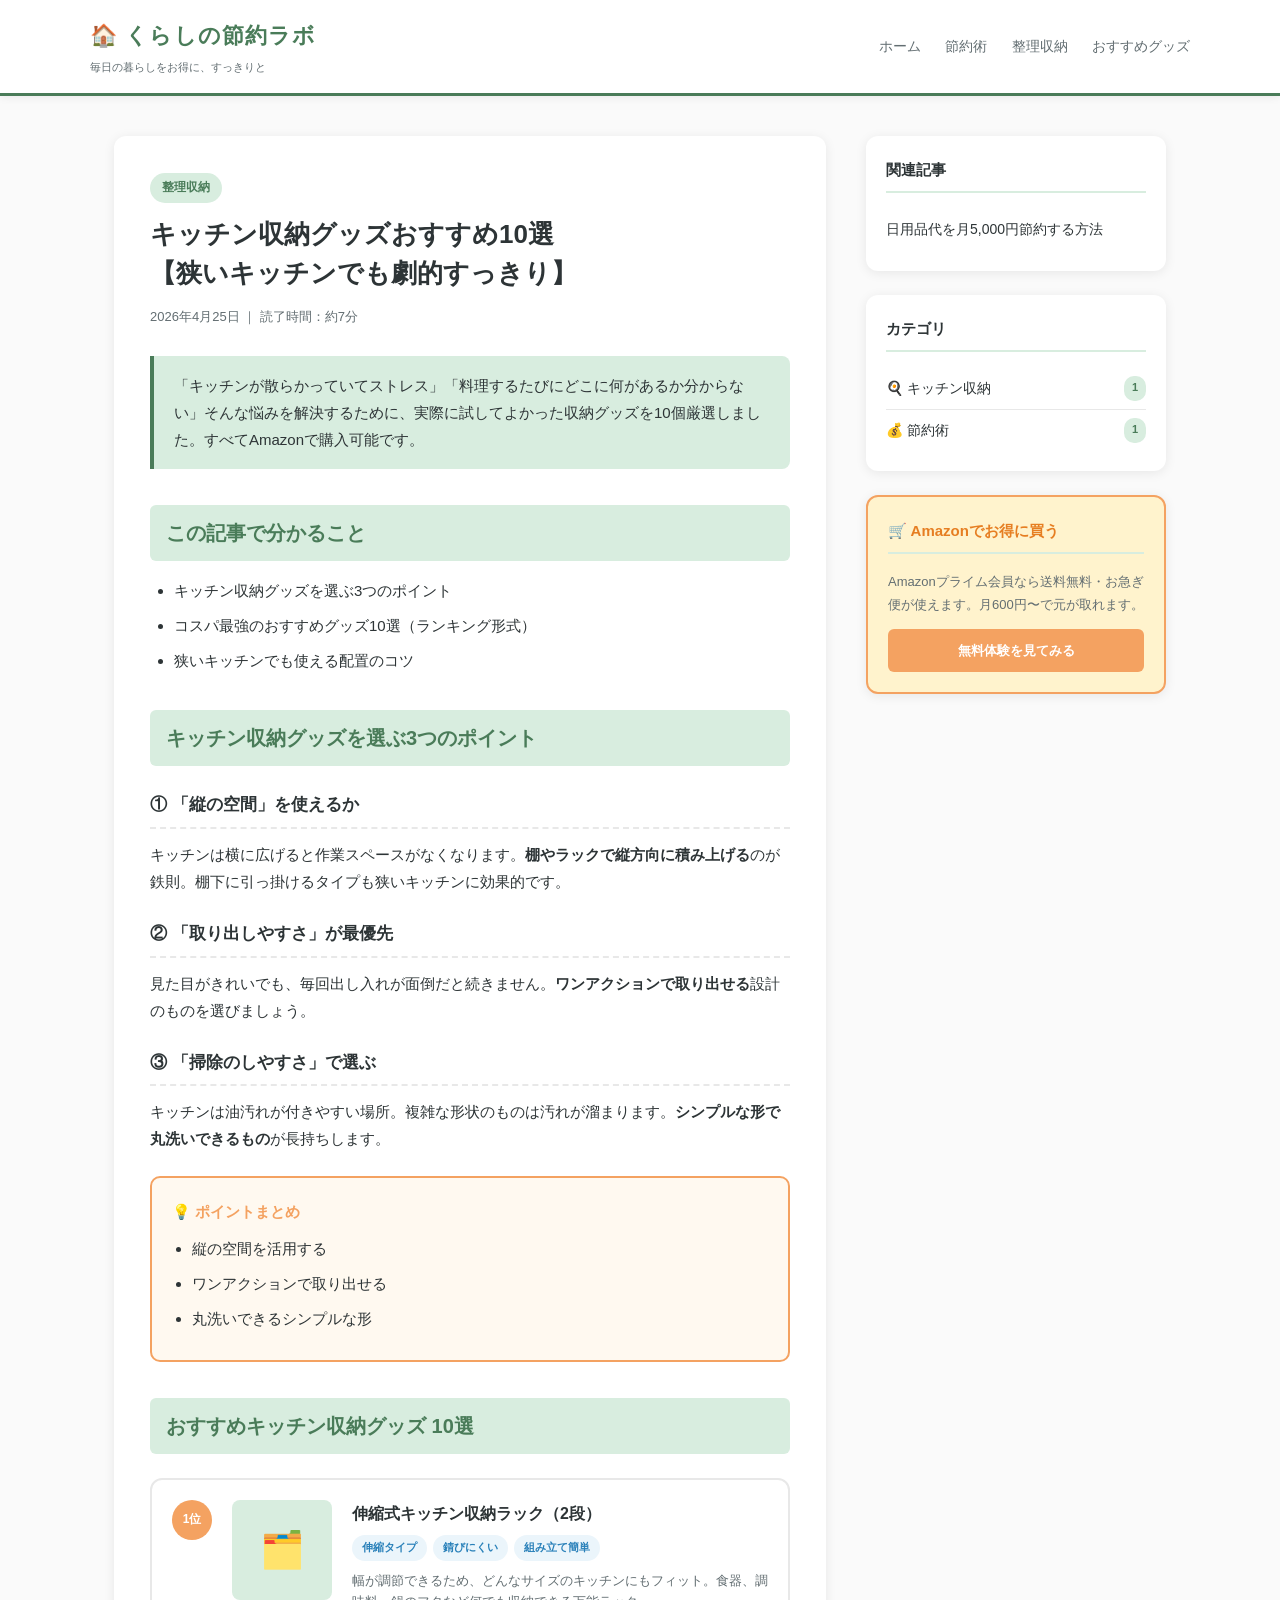
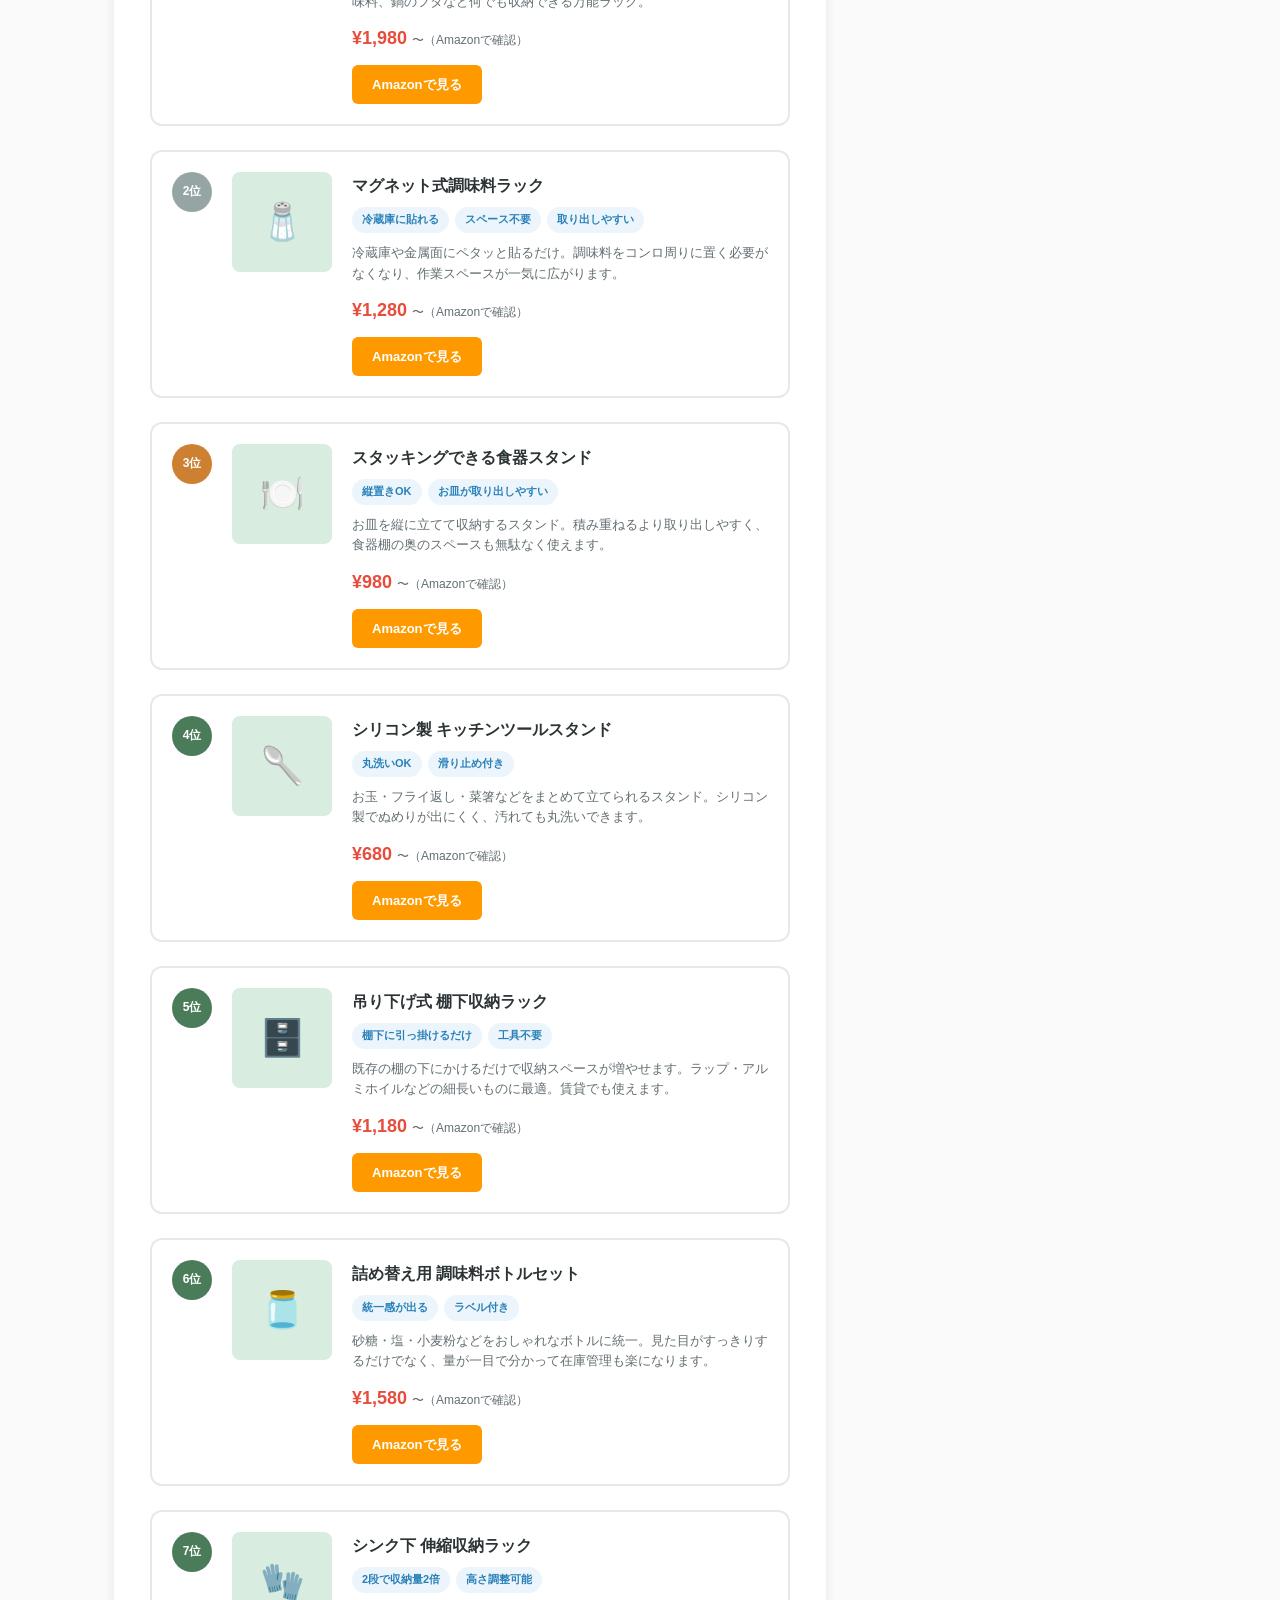
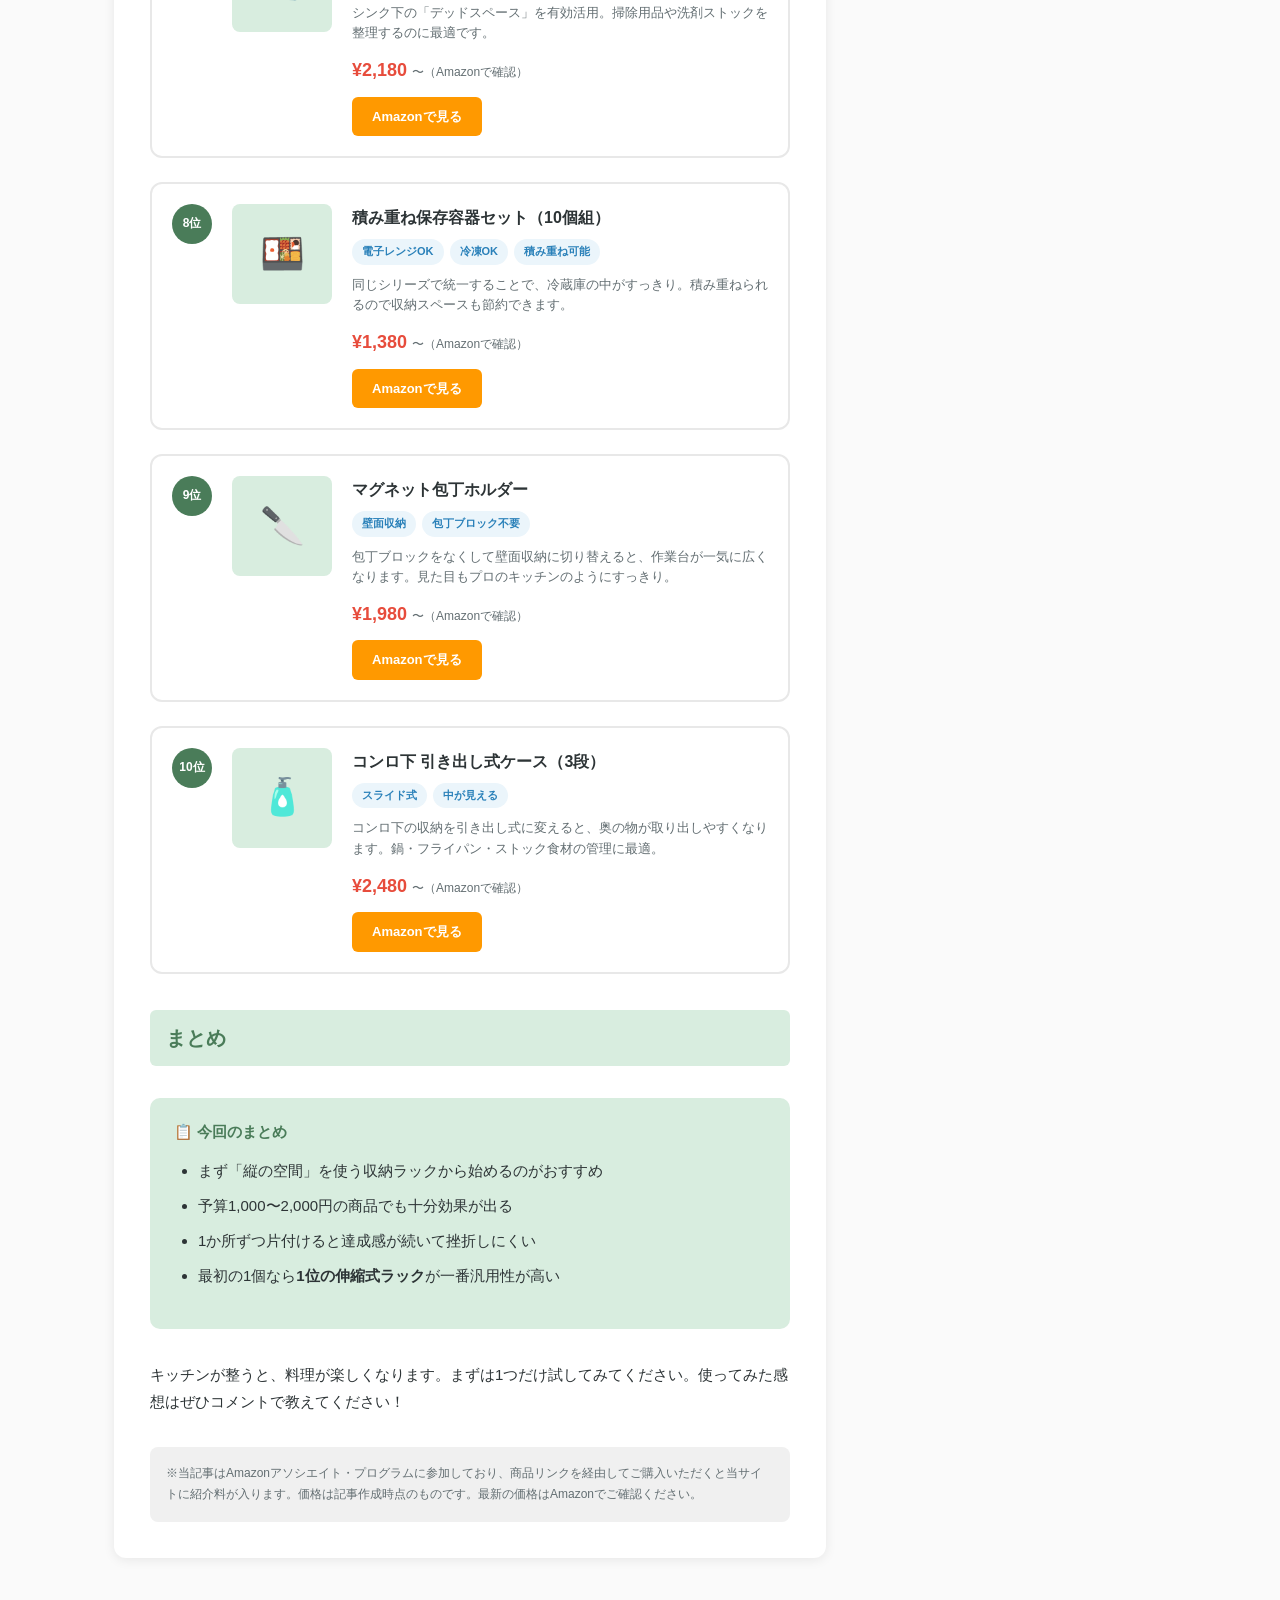
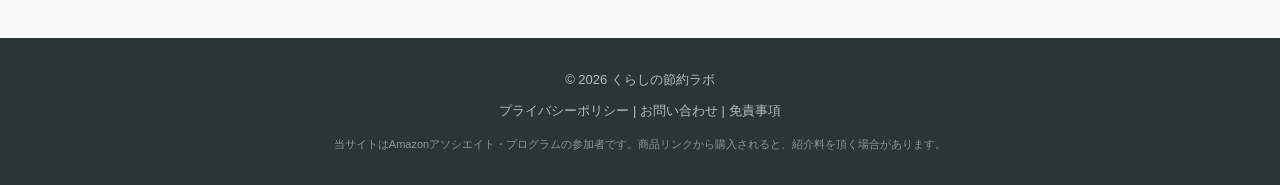
<file: setsuyaku-blog/article-kitchen.html>
<!DOCTYPE html>
<html lang="ja">
<head>
  <meta charset="UTF-8">
  <meta name="viewport" content="width=device-width, initial-scale=1.0">
  <title>キッチン収納グッズおすすめ10選【狭いキッチンでも劇的すっきり】| くらしの節約ラボ</title>
  <meta name="description" content="キッチンを劇的にすっきりさせる収納グッズ10選を紹介。狭いキッチンでも使えるコスパ最強アイテムをAmazonで購入できます。">
  <link rel="stylesheet" href="style.css">
</head>
<body>

<header>
  <div class="header-inner">
    <a href="index.html" class="logo" style="text-decoration:none;">
      <span class="logo-main">🏠 くらしの節約ラボ</span>
      <span class="logo-sub">毎日の暮らしをお得に、すっきりと</span>
    </a>
    <nav>
      <a href="index.html">ホーム</a>
      <a href="#">節約術</a>
      <a href="#">整理収納</a>
      <a href="#">おすすめグッズ</a>
    </nav>
  </div>
</header>

<div class="article-container">
  <main>
    <article>
      <div class="article-header">
        <span class="article-tag">整理収納</span>
        <h1 class="article-title">キッチン収納グッズおすすめ10選<br>【狭いキッチンでも劇的すっきり】</h1>
        <p class="article-meta">2026年4月25日 ｜ 読了時間：約7分</p>
      </div>

      <div class="article-lead">
        「キッチンが散らかっていてストレス」「料理するたびにどこに何があるか分からない」そんな悩みを解決するために、実際に試してよかった収納グッズを10個厳選しました。すべてAmazonで購入可能です。
      </div>

      <h2>この記事で分かること</h2>
      <ul>
        <li>キッチン収納グッズを選ぶ3つのポイント</li>
        <li>コスパ最強のおすすめグッズ10選（ランキング形式）</li>
        <li>狭いキッチンでも使える配置のコツ</li>
      </ul>

      <h2>キッチン収納グッズを選ぶ3つのポイント</h2>

      <h3>① 「縦の空間」を使えるか</h3>
      <p>キッチンは横に広げると作業スペースがなくなります。<strong>棚やラックで縦方向に積み上げる</strong>のが鉄則。棚下に引っ掛けるタイプも狭いキッチンに効果的です。</p>

      <h3>② 「取り出しやすさ」が最優先</h3>
      <p>見た目がきれいでも、毎回出し入れが面倒だと続きません。<strong>ワンアクションで取り出せる</strong>設計のものを選びましょう。</p>

      <h3>③ 「掃除のしやすさ」で選ぶ</h3>
      <p>キッチンは油汚れが付きやすい場所。複雑な形状のものは汚れが溜まります。<strong>シンプルな形で丸洗いできるもの</strong>が長持ちします。</p>

      <div class="point-box">
        <p class="point-box-title">💡 ポイントまとめ</p>
        <ul>
          <li>縦の空間を活用する</li>
          <li>ワンアクションで取り出せる</li>
          <li>丸洗いできるシンプルな形</li>
        </ul>
      </div>

      <h2>おすすめキッチン収納グッズ 10選</h2>

      <!-- 商品1 -->
      <div class="product-card">
        <div class="product-rank gold">1位</div>
        <div class="product-img-area">🗂️</div>
        <div class="product-info">
          <p class="product-name">伸縮式キッチン収納ラック（2段）</p>
          <div class="merit-tags">
            <span class="merit-tag">伸縮タイプ</span>
            <span class="merit-tag">錆びにくい</span>
            <span class="merit-tag">組み立て簡単</span>
          </div>
          <p class="product-desc">幅が調節できるため、どんなサイズのキッチンにもフィット。食器、調味料、鍋のフタなど何でも収納できる万能ラック。</p>
          <p class="product-price">¥1,980 <span>〜（Amazonで確認）</span></p>
          <!-- ここにAmazonアソシエイトリンクを入れる -->
          <a href="https://www.amazon.co.jp/s?k=伸縮式+キッチン収納ラック+2段&tag=あなたのアソシエイトID" class="btn-amazon" target="_blank" rel="nofollow noopener">Amazonで見る</a>
        </div>
      </div>

      <!-- 商品2 -->
      <div class="product-card">
        <div class="product-rank silver">2位</div>
        <div class="product-img-area">🧂</div>
        <div class="product-info">
          <p class="product-name">マグネット式調味料ラック</p>
          <div class="merit-tags">
            <span class="merit-tag">冷蔵庫に貼れる</span>
            <span class="merit-tag">スペース不要</span>
            <span class="merit-tag">取り出しやすい</span>
          </div>
          <p class="product-desc">冷蔵庫や金属面にペタッと貼るだけ。調味料をコンロ周りに置く必要がなくなり、作業スペースが一気に広がります。</p>
          <p class="product-price">¥1,280 <span>〜（Amazonで確認）</span></p>
          <a href="https://www.amazon.co.jp/s?k=マグネット+調味料ラック+冷蔵庫&tag=あなたのアソシエイトID" class="btn-amazon" target="_blank" rel="nofollow noopener">Amazonで見る</a>
        </div>
      </div>

      <!-- 商品3 -->
      <div class="product-card">
        <div class="product-rank bronze">3位</div>
        <div class="product-img-area">🍽️</div>
        <div class="product-info">
          <p class="product-name">スタッキングできる食器スタンド</p>
          <div class="merit-tags">
            <span class="merit-tag">縦置きOK</span>
            <span class="merit-tag">お皿が取り出しやすい</span>
          </div>
          <p class="product-desc">お皿を縦に立てて収納するスタンド。積み重ねるより取り出しやすく、食器棚の奥のスペースも無駄なく使えます。</p>
          <p class="product-price">¥980 <span>〜（Amazonで確認）</span></p>
          <a href="https://www.amazon.co.jp/s?k=食器スタンド+縦置き+収納&tag=あなたのアソシエイトID" class="btn-amazon" target="_blank" rel="nofollow noopener">Amazonで見る</a>
        </div>
      </div>

      <!-- 商品4〜10 -->
      <div class="product-card">
        <div class="product-rank" style="background:#4A7C59;">4位</div>
        <div class="product-img-area">🥄</div>
        <div class="product-info">
          <p class="product-name">シリコン製 キッチンツールスタンド</p>
          <div class="merit-tags">
            <span class="merit-tag">丸洗いOK</span>
            <span class="merit-tag">滑り止め付き</span>
          </div>
          <p class="product-desc">お玉・フライ返し・菜箸などをまとめて立てられるスタンド。シリコン製でぬめりが出にくく、汚れても丸洗いできます。</p>
          <p class="product-price">¥680 <span>〜（Amazonで確認）</span></p>
          <a href="https://www.amazon.co.jp/s?k=シリコン+キッチンツールスタンド&tag=あなたのアソシエイトID" class="btn-amazon" target="_blank" rel="nofollow noopener">Amazonで見る</a>
        </div>
      </div>

      <div class="product-card">
        <div class="product-rank" style="background:#4A7C59;">5位</div>
        <div class="product-img-area">🗄️</div>
        <div class="product-info">
          <p class="product-name">吊り下げ式 棚下収納ラック</p>
          <div class="merit-tags">
            <span class="merit-tag">棚下に引っ掛けるだけ</span>
            <span class="merit-tag">工具不要</span>
          </div>
          <p class="product-desc">既存の棚の下にかけるだけで収納スペースが増やせます。ラップ・アルミホイルなどの細長いものに最適。賃貸でも使えます。</p>
          <p class="product-price">¥1,180 <span>〜（Amazonで確認）</span></p>
          <a href="https://www.amazon.co.jp/s?k=棚下収納ラック+吊り下げ+キッチン&tag=あなたのアソシエイトID" class="btn-amazon" target="_blank" rel="nofollow noopener">Amazonで見る</a>
        </div>
      </div>

      <div class="product-card">
        <div class="product-rank" style="background:#4A7C59;">6位</div>
        <div class="product-img-area">🫙</div>
        <div class="product-info">
          <p class="product-name">詰め替え用 調味料ボトルセット</p>
          <div class="merit-tags">
            <span class="merit-tag">統一感が出る</span>
            <span class="merit-tag">ラベル付き</span>
          </div>
          <p class="product-desc">砂糖・塩・小麦粉などをおしゃれなボトルに統一。見た目がすっきりするだけでなく、量が一目で分かって在庫管理も楽になります。</p>
          <p class="product-price">¥1,580 <span>〜（Amazonで確認）</span></p>
          <a href="https://www.amazon.co.jp/s?k=調味料ボトル+詰め替え+セット&tag=あなたのアソシエイトID" class="btn-amazon" target="_blank" rel="nofollow noopener">Amazonで見る</a>
        </div>
      </div>

      <div class="product-card">
        <div class="product-rank" style="background:#4A7C59;">7位</div>
        <div class="product-img-area">🧤</div>
        <div class="product-info">
          <p class="product-name">シンク下 伸縮収納ラック</p>
          <div class="merit-tags">
            <span class="merit-tag">2段で収納量2倍</span>
            <span class="merit-tag">高さ調整可能</span>
          </div>
          <p class="product-desc">シンク下の「デッドスペース」を有効活用。掃除用品や洗剤ストックを整理するのに最適です。</p>
          <p class="product-price">¥2,180 <span>〜（Amazonで確認）</span></p>
          <a href="https://www.amazon.co.jp/s?k=シンク下+伸縮ラック+収納&tag=あなたのアソシエイトID" class="btn-amazon" target="_blank" rel="nofollow noopener">Amazonで見る</a>
        </div>
      </div>

      <div class="product-card">
        <div class="product-rank" style="background:#4A7C59;">8位</div>
        <div class="product-img-area">🍱</div>
        <div class="product-info">
          <p class="product-name">積み重ね保存容器セット（10個組）</p>
          <div class="merit-tags">
            <span class="merit-tag">電子レンジOK</span>
            <span class="merit-tag">冷凍OK</span>
            <span class="merit-tag">積み重ね可能</span>
          </div>
          <p class="product-desc">同じシリーズで統一することで、冷蔵庫の中がすっきり。積み重ねられるので収納スペースも節約できます。</p>
          <p class="product-price">¥1,380 <span>〜（Amazonで確認）</span></p>
          <a href="https://www.amazon.co.jp/s?k=積み重ね+保存容器+セット+10個&tag=あなたのアソシエイトID" class="btn-amazon" target="_blank" rel="nofollow noopener">Amazonで見る</a>
        </div>
      </div>

      <div class="product-card">
        <div class="product-rank" style="background:#4A7C59;">9位</div>
        <div class="product-img-area">🔪</div>
        <div class="product-info">
          <p class="product-name">マグネット包丁ホルダー</p>
          <div class="merit-tags">
            <span class="merit-tag">壁面収納</span>
            <span class="merit-tag">包丁ブロック不要</span>
          </div>
          <p class="product-desc">包丁ブロックをなくして壁面収納に切り替えると、作業台が一気に広くなります。見た目もプロのキッチンのようにすっきり。</p>
          <p class="product-price">¥1,980 <span>〜（Amazonで確認）</span></p>
          <a href="https://www.amazon.co.jp/s?k=マグネット+包丁ホルダー+壁&tag=あなたのアソシエイトID" class="btn-amazon" target="_blank" rel="nofollow noopener">Amazonで見る</a>
        </div>
      </div>

      <div class="product-card">
        <div class="product-rank" style="background:#4A7C59;">10位</div>
        <div class="product-img-area">🧴</div>
        <div class="product-info">
          <p class="product-name">コンロ下 引き出し式ケース（3段）</p>
          <div class="merit-tags">
            <span class="merit-tag">スライド式</span>
            <span class="merit-tag">中が見える</span>
          </div>
          <p class="product-desc">コンロ下の収納を引き出し式に変えると、奥の物が取り出しやすくなります。鍋・フライパン・ストック食材の管理に最適。</p>
          <p class="product-price">¥2,480 <span>〜（Amazonで確認）</span></p>
          <a href="https://www.amazon.co.jp/s?k=コンロ下+引き出し+収納ケース+3段&tag=あなたのアソシエイトID" class="btn-amazon" target="_blank" rel="nofollow noopener">Amazonで見る</a>
        </div>
      </div>

      <h2>まとめ</h2>

      <div class="summary-box">
        <h4>📋 今回のまとめ</h4>
        <ul>
          <li>まず「縦の空間」を使う収納ラックから始めるのがおすすめ</li>
          <li>予算1,000〜2,000円の商品でも十分効果が出る</li>
          <li>1か所ずつ片付けると達成感が続いて挫折しにくい</li>
          <li>最初の1個なら<strong>1位の伸縮式ラック</strong>が一番汎用性が高い</li>
        </ul>
      </div>

      <p>キッチンが整うと、料理が楽しくなります。まずは1つだけ試してみてください。使ってみた感想はぜひコメントで教えてください！</p>

      <div style="margin-top:32px; padding:16px; background:#f0f0f0; border-radius:8px; font-size:12px; color:#636e72;">
        ※当記事はAmazonアソシエイト・プログラムに参加しており、商品リンクを経由してご購入いただくと当サイトに紹介料が入ります。価格は記事作成時点のものです。最新の価格はAmazonでご確認ください。
      </div>
    </article>
  </main>

  <aside>
    <div class="sidebar-widget">
      <h3 class="widget-title">関連記事</h3>
      <ul class="category-list">
        <li><a href="article-setsuyaku.html">日用品代を月5,000円節約する方法</a></li>
      </ul>
    </div>

    <div class="sidebar-widget">
      <h3 class="widget-title">カテゴリ</h3>
      <ul class="category-list">
        <li><a href="#">🍳 キッチン収納 <span class="category-count">1</span></a></li>
        <li><a href="#">💰 節約術 <span class="category-count">1</span></a></li>
      </ul>
    </div>

    <div class="sidebar-widget" style="background:#FFF3CD; border:2px solid #F4A261;">
      <h3 class="widget-title" style="color:#E67E22;">🛒 Amazonでお得に買う</h3>
      <p style="font-size:13px; color:#636e72;">Amazonプライム会員なら送料無料・お急ぎ便が使えます。月600円〜で元が取れます。</p>
      <a href="https://www.amazon.co.jp/prime?tag=あなたのアソシエイトID" target="_blank" rel="nofollow noopener" style="display:block; text-align:center; background:#F4A261; color:white; padding:10px; border-radius:6px; margin-top:12px; font-size:13px; font-weight:700; text-decoration:none;">無料体験を見てみる</a>
    </div>
  </aside>
</div>

<footer>
  <p>&copy; 2026 くらしの節約ラボ</p>
  <p style="margin-top:8px;">
    <a href="#">プライバシーポリシー</a> |
    <a href="#">お問い合わせ</a> |
    <a href="#">免責事項</a>
  </p>
  <p style="margin-top:12px; font-size:11px; opacity:0.7;">
    当サイトはAmazonアソシエイト・プログラムの参加者です。商品リンクから購入されると、紹介料を頂く場合があります。
  </p>
</footer>

</body>
</html>
</file>
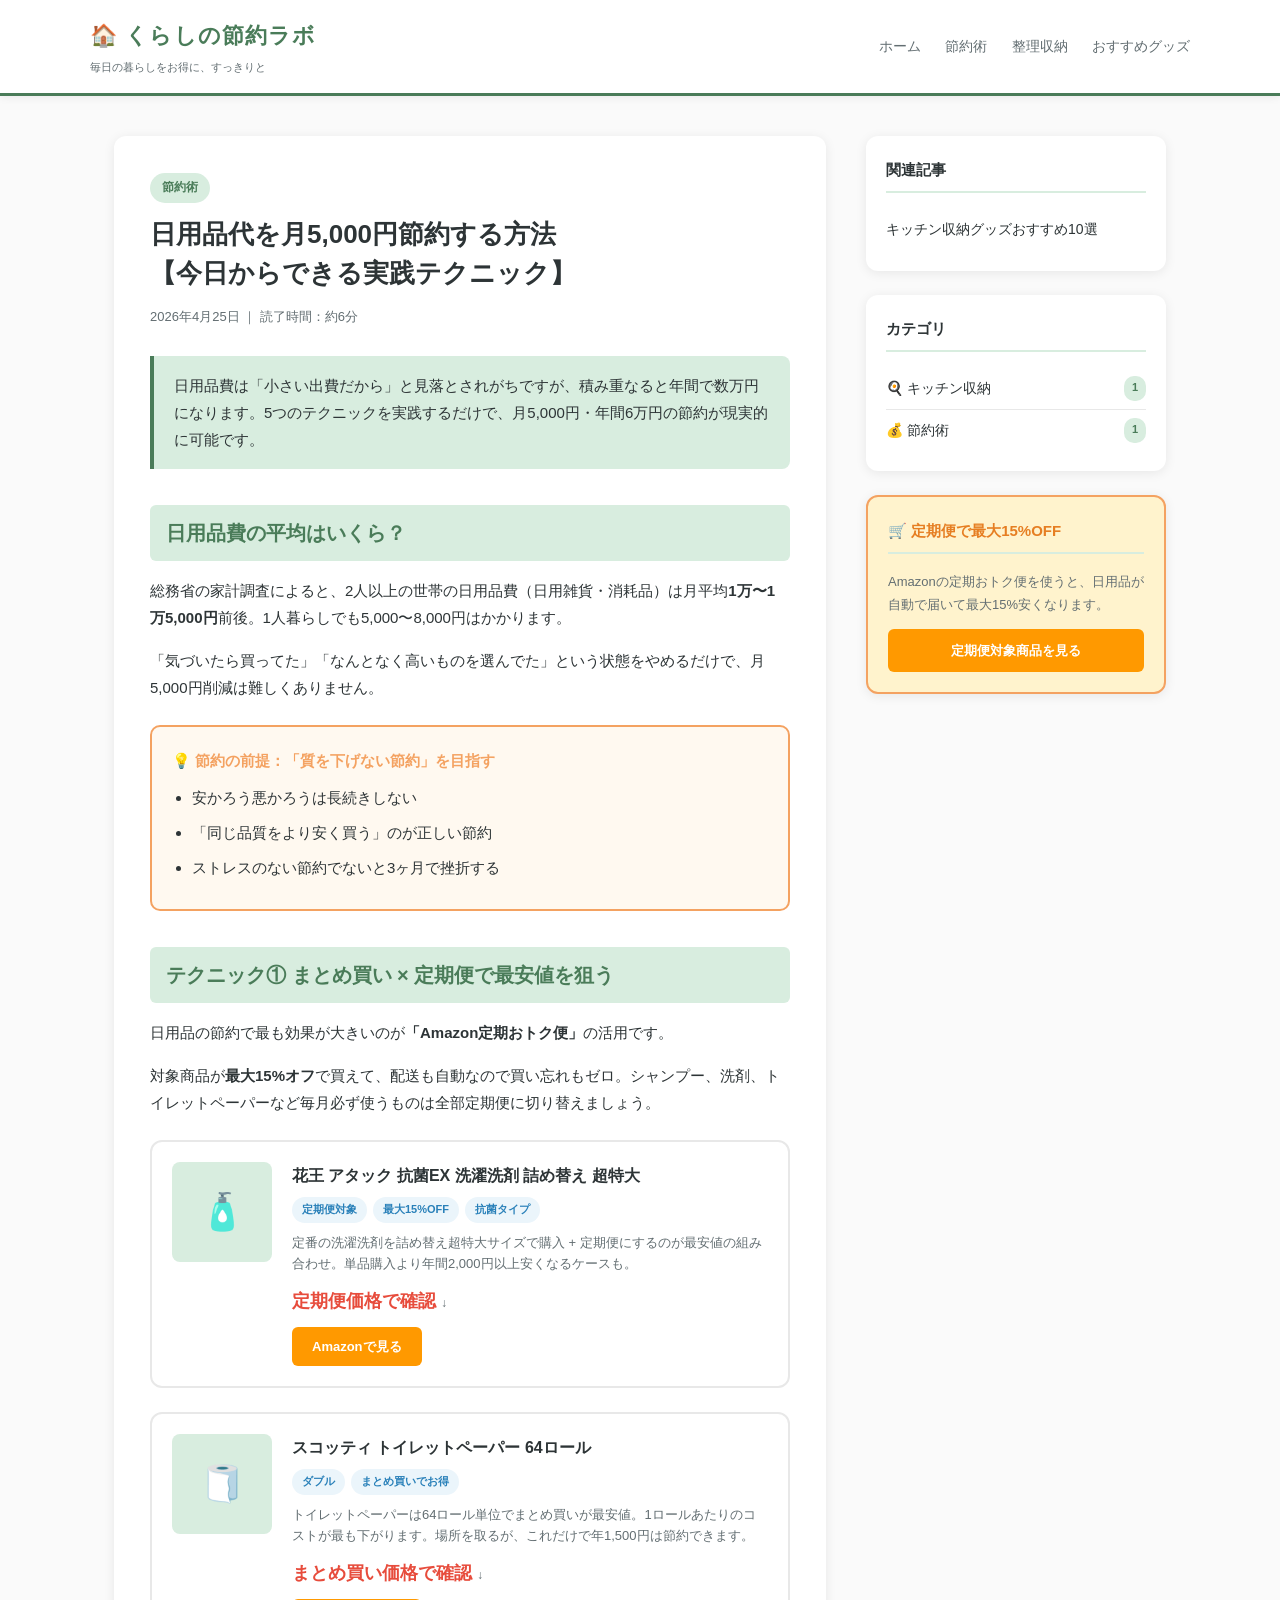
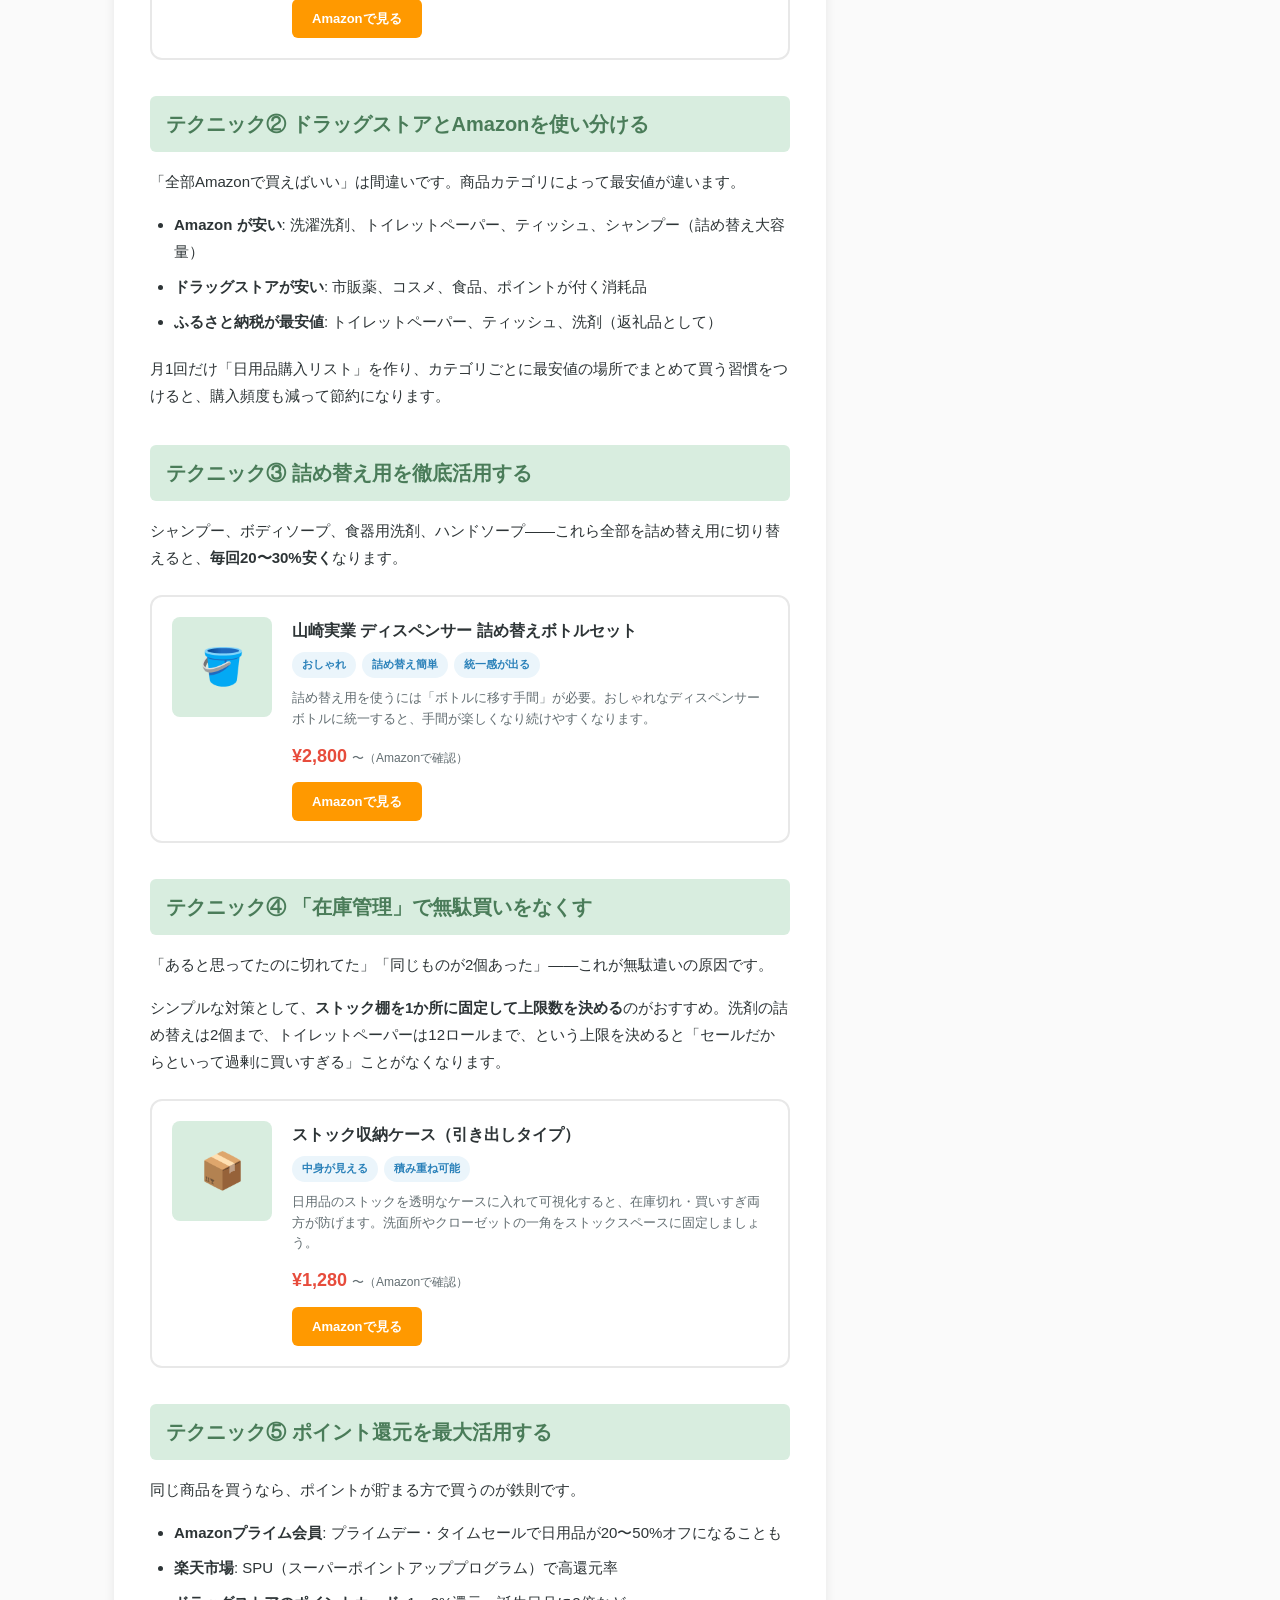
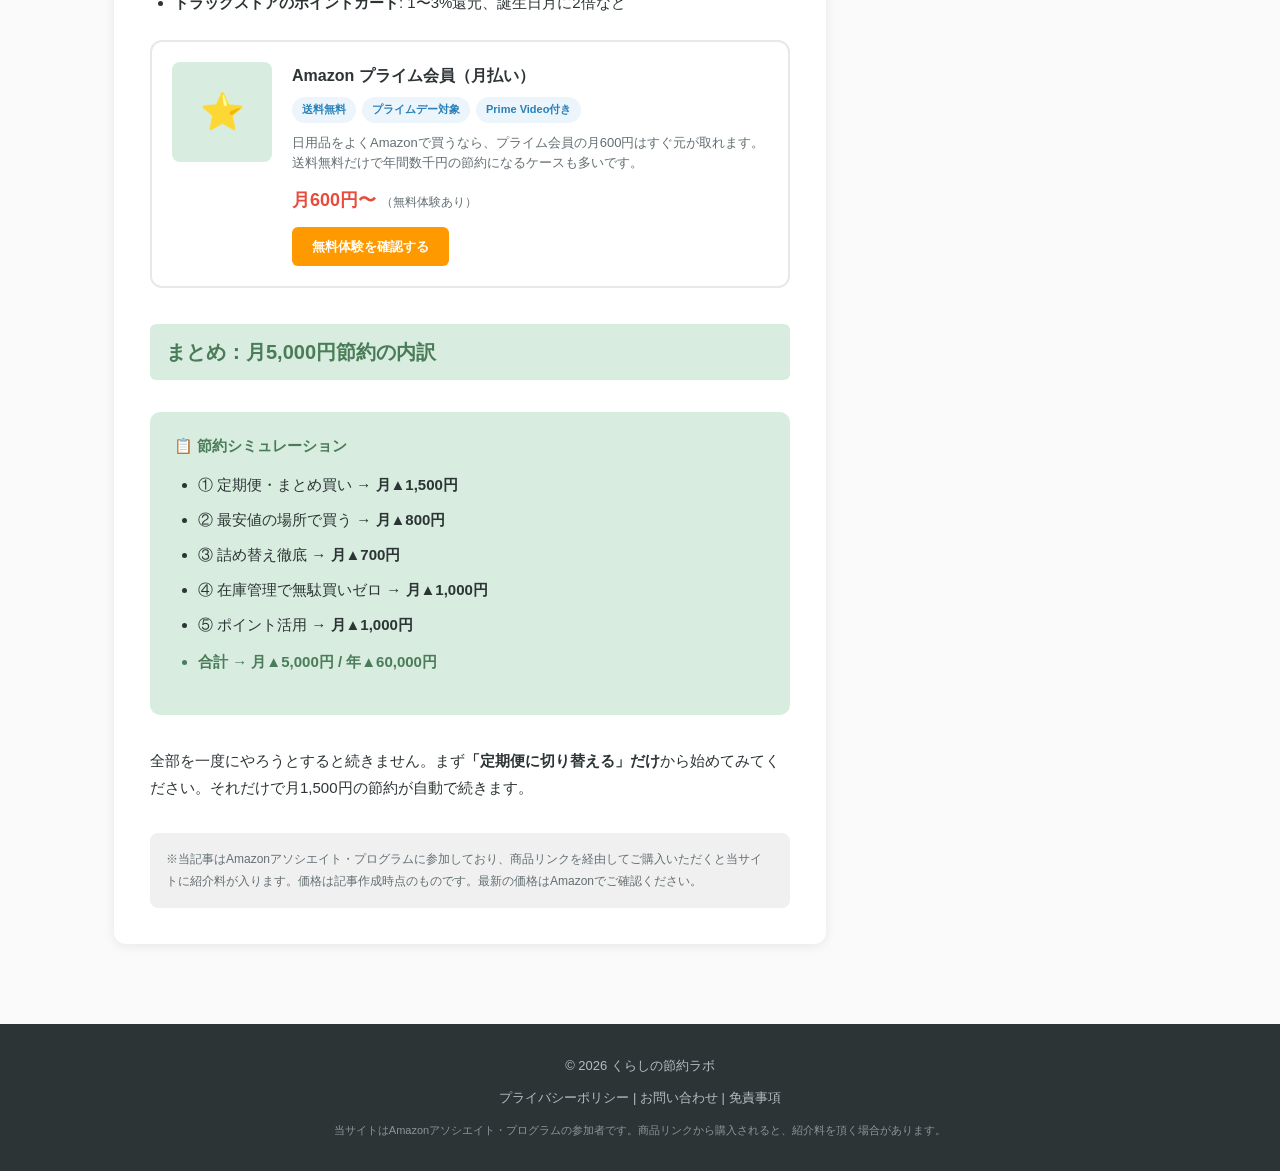
<file: setsuyaku-blog/article-setsuyaku.html>
<!DOCTYPE html>
<html lang="ja">
<head>
  <meta charset="UTF-8">
  <meta name="viewport" content="width=device-width, initial-scale=1.0">
  <title>日用品代を月5,000円節約する方法【今日からできる実践テクニック】| くらしの節約ラボ</title>
  <meta name="description" content="シャンプー・洗剤・トイレットペーパーなど日用品の節約術を徹底解説。今日から実践できる5つのテクニックで月5,000円の節約を目指しましょう。">
  <link rel="stylesheet" href="style.css">
</head>
<body>

<header>
  <div class="header-inner">
    <a href="index.html" class="logo" style="text-decoration:none;">
      <span class="logo-main">🏠 くらしの節約ラボ</span>
      <span class="logo-sub">毎日の暮らしをお得に、すっきりと</span>
    </a>
    <nav>
      <a href="index.html">ホーム</a>
      <a href="#">節約術</a>
      <a href="#">整理収納</a>
      <a href="#">おすすめグッズ</a>
    </nav>
  </div>
</header>

<div class="article-container">
  <main>
    <article>
      <div class="article-header">
        <span class="article-tag">節約術</span>
        <h1 class="article-title">日用品代を月5,000円節約する方法<br>【今日からできる実践テクニック】</h1>
        <p class="article-meta">2026年4月25日 ｜ 読了時間：約6分</p>
      </div>

      <div class="article-lead">
        日用品費は「小さい出費だから」と見落とされがちですが、積み重なると年間で数万円になります。5つのテクニックを実践するだけで、月5,000円・年間6万円の節約が現実的に可能です。
      </div>

      <h2>日用品費の平均はいくら？</h2>

      <p>総務省の家計調査によると、2人以上の世帯の日用品費（日用雑貨・消耗品）は月平均<strong>1万〜1万5,000円</strong>前後。1人暮らしでも5,000〜8,000円はかかります。</p>

      <p>「気づいたら買ってた」「なんとなく高いものを選んでた」という状態をやめるだけで、月5,000円削減は難しくありません。</p>

      <div class="point-box">
        <p class="point-box-title">💡 節約の前提：「質を下げない節約」を目指す</p>
        <ul>
          <li>安かろう悪かろうは長続きしない</li>
          <li>「同じ品質をより安く買う」のが正しい節約</li>
          <li>ストレスのない節約でないと3ヶ月で挫折する</li>
        </ul>
      </div>

      <h2>テクニック① まとめ買い × 定期便で最安値を狙う</h2>

      <p>日用品の節約で最も効果が大きいのが<strong>「Amazon定期おトク便」</strong>の活用です。</p>

      <p>対象商品が<strong>最大15%オフ</strong>で買えて、配送も自動なので買い忘れもゼロ。シャンプー、洗剤、トイレットペーパーなど毎月必ず使うものは全部定期便に切り替えましょう。</p>

      <!-- 商品カード -->
      <div class="product-card">
        <div class="product-img-area">🧴</div>
        <div class="product-info">
          <p class="product-name">花王 アタック 抗菌EX 洗濯洗剤 詰め替え 超特大</p>
          <div class="merit-tags">
            <span class="merit-tag">定期便対象</span>
            <span class="merit-tag">最大15%OFF</span>
            <span class="merit-tag">抗菌タイプ</span>
          </div>
          <p class="product-desc">定番の洗濯洗剤を詰め替え超特大サイズで購入 + 定期便にするのが最安値の組み合わせ。単品購入より年間2,000円以上安くなるケースも。</p>
          <p class="product-price">定期便価格で確認 <span>↓</span></p>
          <a href="https://www.amazon.co.jp/s?k=アタック+抗菌EX+詰め替え+超特大&tag=あなたのアソシエイトID" class="btn-amazon" target="_blank" rel="nofollow noopener">Amazonで見る</a>
        </div>
      </div>

      <div class="product-card">
        <div class="product-img-area">🧻</div>
        <div class="product-info">
          <p class="product-name">スコッティ トイレットペーパー 64ロール</p>
          <div class="merit-tags">
            <span class="merit-tag">ダブル</span>
            <span class="merit-tag">まとめ買いでお得</span>
          </div>
          <p class="product-desc">トイレットペーパーは64ロール単位でまとめ買いが最安値。1ロールあたりのコストが最も下がります。場所を取るが、これだけで年1,500円は節約できます。</p>
          <p class="product-price">まとめ買い価格で確認 <span>↓</span></p>
          <a href="https://www.amazon.co.jp/s?k=スコッティ+トイレットペーパー+64ロール&tag=あなたのアソシエイトID" class="btn-amazon" target="_blank" rel="nofollow noopener">Amazonで見る</a>
        </div>
      </div>

      <h2>テクニック② ドラッグストアとAmazonを使い分ける</h2>

      <p>「全部Amazonで買えばいい」は間違いです。商品カテゴリによって最安値が違います。</p>

      <ul>
        <li><strong>Amazon が安い</strong>: 洗濯洗剤、トイレットペーパー、ティッシュ、シャンプー（詰め替え大容量）</li>
        <li><strong>ドラッグストアが安い</strong>: 市販薬、コスメ、食品、ポイントが付く消耗品</li>
        <li><strong>ふるさと納税が最安値</strong>: トイレットペーパー、ティッシュ、洗剤（返礼品として）</li>
      </ul>

      <p>月1回だけ「日用品購入リスト」を作り、カテゴリごとに最安値の場所でまとめて買う習慣をつけると、購入頻度も減って節約になります。</p>

      <h2>テクニック③ 詰め替え用を徹底活用する</h2>

      <p>シャンプー、ボディソープ、食器用洗剤、ハンドソープ——これら全部を詰め替え用に切り替えると、<strong>毎回20〜30%安く</strong>なります。</p>

      <!-- 商品カード -->
      <div class="product-card">
        <div class="product-img-area">🪣</div>
        <div class="product-info">
          <p class="product-name">山崎実業 ディスペンサー 詰め替えボトルセット</p>
          <div class="merit-tags">
            <span class="merit-tag">おしゃれ</span>
            <span class="merit-tag">詰め替え簡単</span>
            <span class="merit-tag">統一感が出る</span>
          </div>
          <p class="product-desc">詰め替え用を使うには「ボトルに移す手間」が必要。おしゃれなディスペンサーボトルに統一すると、手間が楽しくなり続けやすくなります。</p>
          <p class="product-price">¥2,800 <span>〜（Amazonで確認）</span></p>
          <a href="https://www.amazon.co.jp/s?k=山崎実業+ディスペンサー+詰め替えボトル&tag=あなたのアソシエイトID" class="btn-amazon" target="_blank" rel="nofollow noopener">Amazonで見る</a>
        </div>
      </div>

      <h2>テクニック④ 「在庫管理」で無駄買いをなくす</h2>

      <p>「あると思ってたのに切れてた」「同じものが2個あった」——これが無駄遣いの原因です。</p>

      <p>シンプルな対策として、<strong>ストック棚を1か所に固定して上限数を決める</strong>のがおすすめ。洗剤の詰め替えは2個まで、トイレットペーパーは12ロールまで、という上限を決めると「セールだからといって過剰に買いすぎる」ことがなくなります。</p>

      <div class="product-card">
        <div class="product-img-area">📦</div>
        <div class="product-info">
          <p class="product-name">ストック収納ケース（引き出しタイプ）</p>
          <div class="merit-tags">
            <span class="merit-tag">中身が見える</span>
            <span class="merit-tag">積み重ね可能</span>
          </div>
          <p class="product-desc">日用品のストックを透明なケースに入れて可視化すると、在庫切れ・買いすぎ両方が防げます。洗面所やクローゼットの一角をストックスペースに固定しましょう。</p>
          <p class="product-price">¥1,280 <span>〜（Amazonで確認）</span></p>
          <a href="https://www.amazon.co.jp/s?k=日用品+ストック+収納ケース+透明+引き出し&tag=あなたのアソシエイトID" class="btn-amazon" target="_blank" rel="nofollow noopener">Amazonで見る</a>
        </div>
      </div>

      <h2>テクニック⑤ ポイント還元を最大活用する</h2>

      <p>同じ商品を買うなら、ポイントが貯まる方で買うのが鉄則です。</p>

      <ul>
        <li><strong>Amazonプライム会員</strong>: プライムデー・タイムセールで日用品が20〜50%オフになることも</li>
        <li><strong>楽天市場</strong>: SPU（スーパーポイントアッププログラム）で高還元率</li>
        <li><strong>ドラッグストアのポイントカード</strong>: 1〜3%還元、誕生日月に2倍など</li>
      </ul>

      <div class="product-card">
        <div class="product-img-area">⭐</div>
        <div class="product-info">
          <p class="product-name">Amazon プライム会員（月払い）</p>
          <div class="merit-tags">
            <span class="merit-tag">送料無料</span>
            <span class="merit-tag">プライムデー対象</span>
            <span class="merit-tag">Prime Video付き</span>
          </div>
          <p class="product-desc">日用品をよくAmazonで買うなら、プライム会員の月600円はすぐ元が取れます。送料無料だけで年間数千円の節約になるケースも多いです。</p>
          <p class="product-price">月600円〜 <span>（無料体験あり）</span></p>
          <a href="https://www.amazon.co.jp/prime?tag=あなたのアソシエイトID" class="btn-amazon" target="_blank" rel="nofollow noopener">無料体験を確認する</a>
        </div>
      </div>

      <h2>まとめ：月5,000円節約の内訳</h2>

      <div class="summary-box">
        <h4>📋 節約シミュレーション</h4>
        <ul>
          <li>① 定期便・まとめ買い → <strong>月▲1,500円</strong></li>
          <li>② 最安値の場所で買う → <strong>月▲800円</strong></li>
          <li>③ 詰め替え徹底 → <strong>月▲700円</strong></li>
          <li>④ 在庫管理で無駄買いゼロ → <strong>月▲1,000円</strong></li>
          <li>⑤ ポイント活用 → <strong>月▲1,000円</strong></li>
          <li style="margin-top:10px; font-weight:700; color:#4A7C59;">合計 → 月▲5,000円 / 年▲60,000円</li>
        </ul>
      </div>

      <p>全部を一度にやろうとすると続きません。まず<strong>「定期便に切り替える」だけ</strong>から始めてみてください。それだけで月1,500円の節約が自動で続きます。</p>

      <div style="margin-top:32px; padding:16px; background:#f0f0f0; border-radius:8px; font-size:12px; color:#636e72;">
        ※当記事はAmazonアソシエイト・プログラムに参加しており、商品リンクを経由してご購入いただくと当サイトに紹介料が入ります。価格は記事作成時点のものです。最新の価格はAmazonでご確認ください。
      </div>
    </article>
  </main>

  <aside>
    <div class="sidebar-widget">
      <h3 class="widget-title">関連記事</h3>
      <ul class="category-list">
        <li><a href="article-kitchen.html">キッチン収納グッズおすすめ10選</a></li>
      </ul>
    </div>

    <div class="sidebar-widget">
      <h3 class="widget-title">カテゴリ</h3>
      <ul class="category-list">
        <li><a href="#">🍳 キッチン収納 <span class="category-count">1</span></a></li>
        <li><a href="#">💰 節約術 <span class="category-count">1</span></a></li>
      </ul>
    </div>

    <div class="sidebar-widget" style="background:#FFF3CD; border:2px solid #F4A261;">
      <h3 class="widget-title" style="color:#E67E22;">🛒 定期便で最大15%OFF</h3>
      <p style="font-size:13px; color:#636e72;">Amazonの定期おトク便を使うと、日用品が自動で届いて最大15%安くなります。</p>
      <a href="https://www.amazon.co.jp/s?k=日用品+定期便&tag=あなたのアソシエイトID" target="_blank" rel="nofollow noopener" style="display:block; text-align:center; background:#FF9900; color:white; padding:10px; border-radius:6px; margin-top:12px; font-size:13px; font-weight:700; text-decoration:none;">定期便対象商品を見る</a>
    </div>
  </aside>
</div>

<footer>
  <p>&copy; 2026 くらしの節約ラボ</p>
  <p style="margin-top:8px;">
    <a href="#">プライバシーポリシー</a> |
    <a href="#">お問い合わせ</a> |
    <a href="#">免責事項</a>
  </p>
  <p style="margin-top:12px; font-size:11px; opacity:0.7;">
    当サイトはAmazonアソシエイト・プログラムの参加者です。商品リンクから購入されると、紹介料を頂く場合があります。
  </p>
</footer>

</body>
</html>
</file>
<file: setsuyaku-blog/style.css>
* {
  margin: 0;
  padding: 0;
  box-sizing: border-box;
}

:root {
  --green: #4A7C59;
  --green-light: #D8EDDF;
  --orange: #F4A261;
  --text: #2D3436;
  --text-light: #636e72;
  --bg: #FAFAFA;
  --white: #FFFFFF;
  --border: #E8E8E8;
  --shadow: 0 2px 12px rgba(0,0,0,0.08);
}

body {
  font-family: 'Hiragino Kaku Gothic ProN', 'Noto Sans JP', sans-serif;
  background: var(--bg);
  color: var(--text);
  line-height: 1.8;
  font-size: 16px;
}

a {
  color: var(--green);
  text-decoration: none;
}

a:hover {
  text-decoration: underline;
}

/* ===== HEADER ===== */
header {
  background: var(--white);
  border-bottom: 3px solid var(--green);
  padding: 16px 24px;
  position: sticky;
  top: 0;
  z-index: 100;
  box-shadow: 0 2px 8px rgba(0,0,0,0.06);
}

.header-inner {
  max-width: 1100px;
  margin: 0 auto;
  display: flex;
  align-items: center;
  justify-content: space-between;
}

.logo {
  display: flex;
  flex-direction: column;
}

.logo-main {
  font-size: 22px;
  font-weight: 700;
  color: var(--green);
  letter-spacing: 0.05em;
}

.logo-sub {
  font-size: 11px;
  color: var(--text-light);
  margin-top: 2px;
}

nav a {
  margin-left: 20px;
  font-size: 14px;
  color: var(--text-light);
  font-weight: 500;
}

nav a:hover {
  color: var(--green);
  text-decoration: none;
}

/* ===== HERO ===== */
.hero {
  background: linear-gradient(135deg, var(--green) 0%, #6BAF81 100%);
  color: white;
  padding: 60px 24px;
  text-align: center;
}

.hero h1 {
  font-size: 32px;
  font-weight: 700;
  margin-bottom: 12px;
  line-height: 1.4;
}

.hero p {
  font-size: 16px;
  opacity: 0.9;
  max-width: 500px;
  margin: 0 auto;
}

/* ===== LAYOUT ===== */
.container {
  max-width: 1100px;
  margin: 0 auto;
  padding: 40px 24px;
  display: grid;
  grid-template-columns: 1fr 300px;
  gap: 40px;
}

/* ===== ARTICLE CARDS ===== */
.section-title {
  font-size: 20px;
  font-weight: 700;
  color: var(--text);
  margin-bottom: 24px;
  padding-bottom: 10px;
  border-bottom: 2px solid var(--green-light);
  display: flex;
  align-items: center;
  gap: 8px;
}

.section-title::before {
  content: '';
  display: inline-block;
  width: 4px;
  height: 22px;
  background: var(--green);
  border-radius: 2px;
}

.card-grid {
  display: grid;
  grid-template-columns: 1fr 1fr;
  gap: 20px;
}

.card {
  background: var(--white);
  border-radius: 12px;
  overflow: hidden;
  box-shadow: var(--shadow);
  transition: transform 0.2s, box-shadow 0.2s;
}

.card:hover {
  transform: translateY(-4px);
  box-shadow: 0 8px 24px rgba(0,0,0,0.12);
}

.card-img {
  width: 100%;
  height: 160px;
  object-fit: cover;
  background: var(--green-light);
  display: flex;
  align-items: center;
  justify-content: center;
  font-size: 48px;
}

.card-body {
  padding: 16px;
}

.card-tag {
  display: inline-block;
  background: var(--green-light);
  color: var(--green);
  font-size: 11px;
  font-weight: 600;
  padding: 3px 10px;
  border-radius: 20px;
  margin-bottom: 8px;
}

.card-title {
  font-size: 15px;
  font-weight: 700;
  line-height: 1.5;
  margin-bottom: 8px;
  color: var(--text);
}

.card-meta {
  font-size: 12px;
  color: var(--text-light);
}

.card-link {
  display: block;
  text-align: center;
  background: var(--green);
  color: white;
  padding: 10px;
  margin: 12px 16px 16px;
  border-radius: 6px;
  font-size: 13px;
  font-weight: 600;
  transition: background 0.2s;
}

.card-link:hover {
  background: #3a6347;
  text-decoration: none;
}

/* ===== SIDEBAR ===== */
.sidebar-widget {
  background: var(--white);
  border-radius: 12px;
  padding: 20px;
  box-shadow: var(--shadow);
  margin-bottom: 24px;
}

.widget-title {
  font-size: 15px;
  font-weight: 700;
  color: var(--text);
  margin-bottom: 16px;
  padding-bottom: 8px;
  border-bottom: 2px solid var(--green-light);
}

.category-list {
  list-style: none;
}

.category-list li {
  padding: 8px 0;
  border-bottom: 1px solid var(--border);
  font-size: 14px;
}

.category-list li:last-child {
  border-bottom: none;
}

.category-list a {
  color: var(--text);
  display: flex;
  justify-content: space-between;
}

.category-count {
  background: var(--green-light);
  color: var(--green);
  font-size: 11px;
  padding: 2px 8px;
  border-radius: 10px;
  font-weight: 600;
}

.about-box {
  text-align: center;
}

.about-icon {
  font-size: 48px;
  margin-bottom: 12px;
}

.about-box p {
  font-size: 13px;
  color: var(--text-light);
  line-height: 1.7;
}

/* ===== FOOTER ===== */
footer {
  background: var(--text);
  color: #b2bec3;
  text-align: center;
  padding: 30px 24px;
  font-size: 13px;
  margin-top: 40px;
}

footer a {
  color: #b2bec3;
}

/* ===== ARTICLE PAGE ===== */
.article-container {
  max-width: 1100px;
  margin: 0 auto;
  padding: 40px 24px;
  display: grid;
  grid-template-columns: 1fr 300px;
  gap: 40px;
}

article {
  background: var(--white);
  border-radius: 12px;
  padding: 36px;
  box-shadow: var(--shadow);
}

.article-header {
  margin-bottom: 28px;
}

.article-tag {
  display: inline-block;
  background: var(--green-light);
  color: var(--green);
  font-size: 12px;
  font-weight: 600;
  padding: 4px 12px;
  border-radius: 20px;
  margin-bottom: 12px;
}

.article-title {
  font-size: 26px;
  font-weight: 700;
  line-height: 1.5;
  color: var(--text);
  margin-bottom: 12px;
}

.article-meta {
  font-size: 13px;
  color: var(--text-light);
}

.article-lead {
  background: var(--green-light);
  border-left: 4px solid var(--green);
  padding: 16px 20px;
  border-radius: 0 8px 8px 0;
  font-size: 15px;
  margin-bottom: 32px;
  line-height: 1.8;
}

article h2 {
  font-size: 20px;
  font-weight: 700;
  color: var(--green);
  margin: 36px 0 16px;
  padding: 10px 16px;
  background: var(--green-light);
  border-radius: 6px;
}

article h3 {
  font-size: 17px;
  font-weight: 700;
  color: var(--text);
  margin: 24px 0 12px;
  border-bottom: 2px dashed var(--border);
  padding-bottom: 6px;
}

article p {
  margin-bottom: 16px;
  font-size: 15px;
}

article ul, article ol {
  margin: 12px 0 20px 24px;
  font-size: 15px;
}

article li {
  margin-bottom: 8px;
}

/* ===== PRODUCT CARD ===== */
.product-card {
  border: 2px solid var(--border);
  border-radius: 12px;
  padding: 20px;
  margin: 24px 0;
  display: flex;
  gap: 20px;
  align-items: flex-start;
  background: var(--white);
  transition: border-color 0.2s;
}

.product-card:hover {
  border-color: var(--green);
}

.product-rank {
  background: var(--green);
  color: white;
  font-size: 12px;
  font-weight: 700;
  width: 40px;
  height: 40px;
  border-radius: 50%;
  display: flex;
  align-items: center;
  justify-content: center;
  flex-shrink: 0;
}

.product-rank.gold { background: #F4A261; }
.product-rank.silver { background: #95a5a6; }
.product-rank.bronze { background: #cd7f32; }

.product-img-area {
  width: 100px;
  height: 100px;
  background: var(--green-light);
  border-radius: 8px;
  display: flex;
  align-items: center;
  justify-content: center;
  font-size: 36px;
  flex-shrink: 0;
}

.product-info {
  flex: 1;
}

.product-name {
  font-size: 16px;
  font-weight: 700;
  margin-bottom: 6px;
}

.product-desc {
  font-size: 13px;
  color: var(--text-light);
  margin-bottom: 10px;
  line-height: 1.6;
}

.product-price {
  font-size: 18px;
  font-weight: 700;
  color: #E74C3C;
  margin-bottom: 10px;
}

.product-price span {
  font-size: 12px;
  color: var(--text-light);
  font-weight: 400;
}

.btn-amazon {
  display: inline-block;
  background: #FF9900;
  color: white;
  padding: 8px 20px;
  border-radius: 6px;
  font-size: 13px;
  font-weight: 700;
  transition: background 0.2s;
}

.btn-amazon:hover {
  background: #e68a00;
  text-decoration: none;
}

.merit-tags {
  display: flex;
  flex-wrap: wrap;
  gap: 6px;
  margin-bottom: 10px;
}

.merit-tag {
  background: #EBF5FB;
  color: #2980B9;
  font-size: 11px;
  padding: 3px 10px;
  border-radius: 20px;
  font-weight: 600;
}

/* ===== POINT BOX ===== */
.point-box {
  background: #FFF9F0;
  border: 2px solid var(--orange);
  border-radius: 10px;
  padding: 20px;
  margin: 24px 0;
}

.point-box-title {
  font-size: 15px;
  font-weight: 700;
  color: var(--orange);
  margin-bottom: 10px;
}

.point-box ul {
  margin: 0 0 0 20px;
}

/* ===== SUMMARY BOX ===== */
.summary-box {
  background: var(--green-light);
  border-radius: 10px;
  padding: 20px 24px;
  margin: 32px 0;
}

.summary-box h4 {
  font-size: 15px;
  font-weight: 700;
  color: var(--green);
  margin-bottom: 10px;
}

/* ===== RESPONSIVE ===== */
@media (max-width: 768px) {
  .container, .article-container {
    grid-template-columns: 1fr;
    padding: 20px 16px;
  }

  .card-grid {
    grid-template-columns: 1fr;
  }

  .hero h1 {
    font-size: 24px;
  }

  article {
    padding: 20px;
  }

  .article-title {
    font-size: 20px;
  }

  .product-card {
    flex-direction: column;
  }

  .product-img-area {
    width: 100%;
    height: 120px;
  }

  nav {
    display: none;
  }
}
</file>
